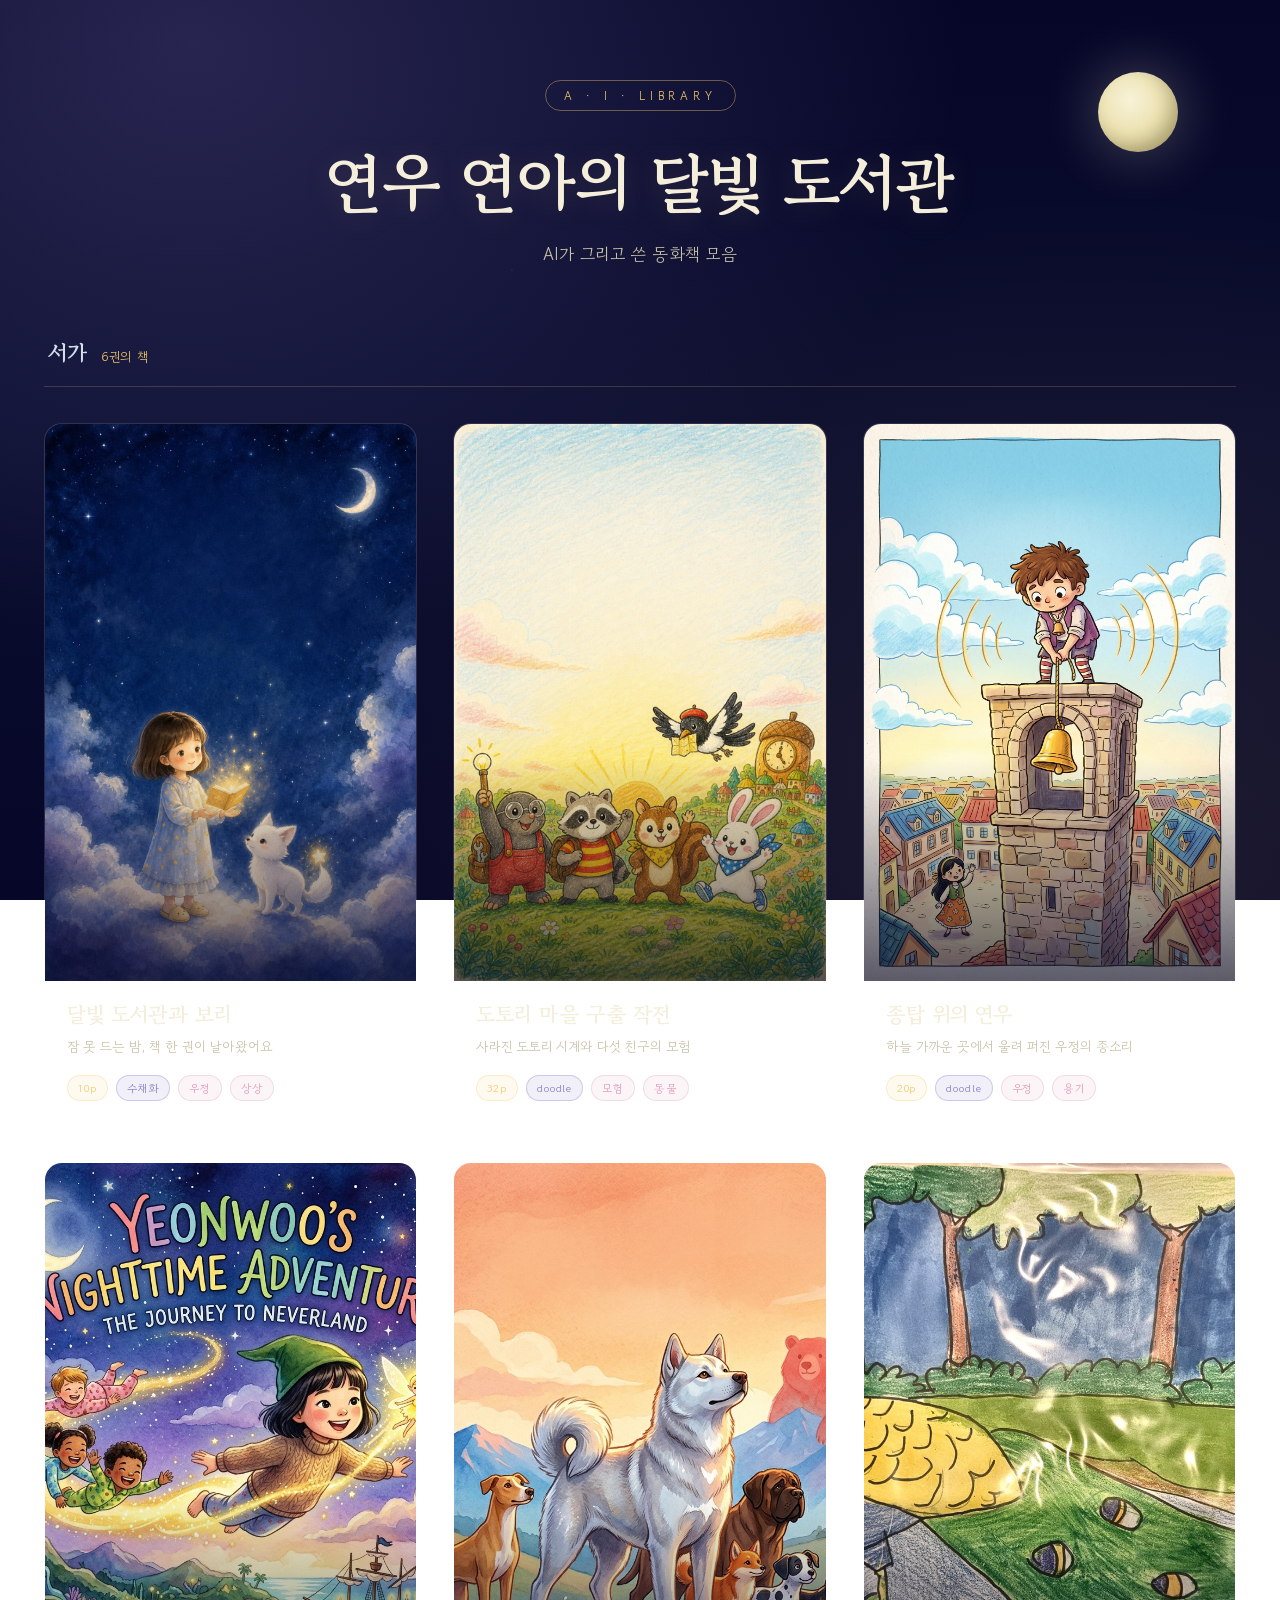
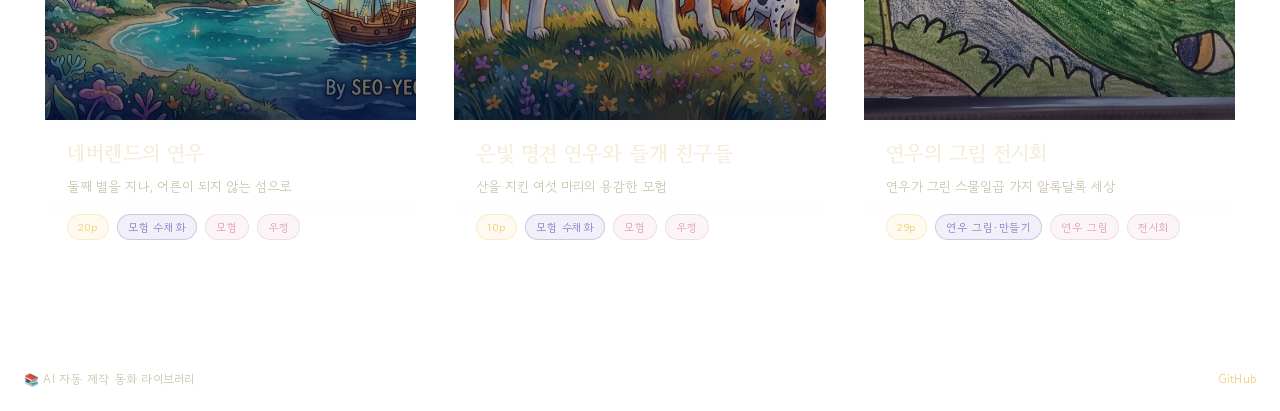
<file: index.html>
<!doctype html>
<html lang="ko">
<head>
  <meta charset="utf-8">
  <meta name="viewport" content="width=device-width,initial-scale=1,viewport-fit=cover">
  <meta name="theme-color" content="#0b0e2a">
  <title>연우 연아의 달빛 도서관</title>
  <meta name="description" content="AI가 그리고 쓴 동화책 모음 — 달빛 도서관">
  <link rel="preconnect" href="https://fonts.googleapis.com">
  <link rel="preconnect" href="https://fonts.gstatic.com" crossorigin>
  <link href="https://fonts.googleapis.com/css2?family=Gowun+Batang:wght@400;700&family=Gowun+Dodum&display=swap" rel="stylesheet">
  <link rel="stylesheet" href="library.css">
</head>
<body>
  <div class="stars-bg" aria-hidden="true"></div>
  <div class="moon-deco" aria-hidden="true"></div>

  <header class="hero">
    <div class="hero-inner">
      <span class="hero-mark">A · I · LIBRARY</span>
      <h1 id="site-title">연우 연아의 달빛 도서관</h1>
      <p id="tagline">AI가 그리고 쓴 동화책 모음</p>
    </div>
  </header>

  <main class="shelf">
    <div class="shelf-header">
      <h2>서가</h2>
      <span id="book-count" class="count"></span>
    </div>
    <div id="book-grid" class="book-grid" aria-label="동화책 목록"></div>
  </main>

  <footer class="footer">
    <div class="footer-left">
      <span>📚 AI 자동 제작 동화 라이브러리</span>
    </div>
    <div class="footer-right">
      <a href="https://github.com/revfactory/moonlight-library" target="_blank" rel="noopener">GitHub</a>
    </div>
  </footer>

  <script src="library.js"></script>
</body>
</html>
</file>
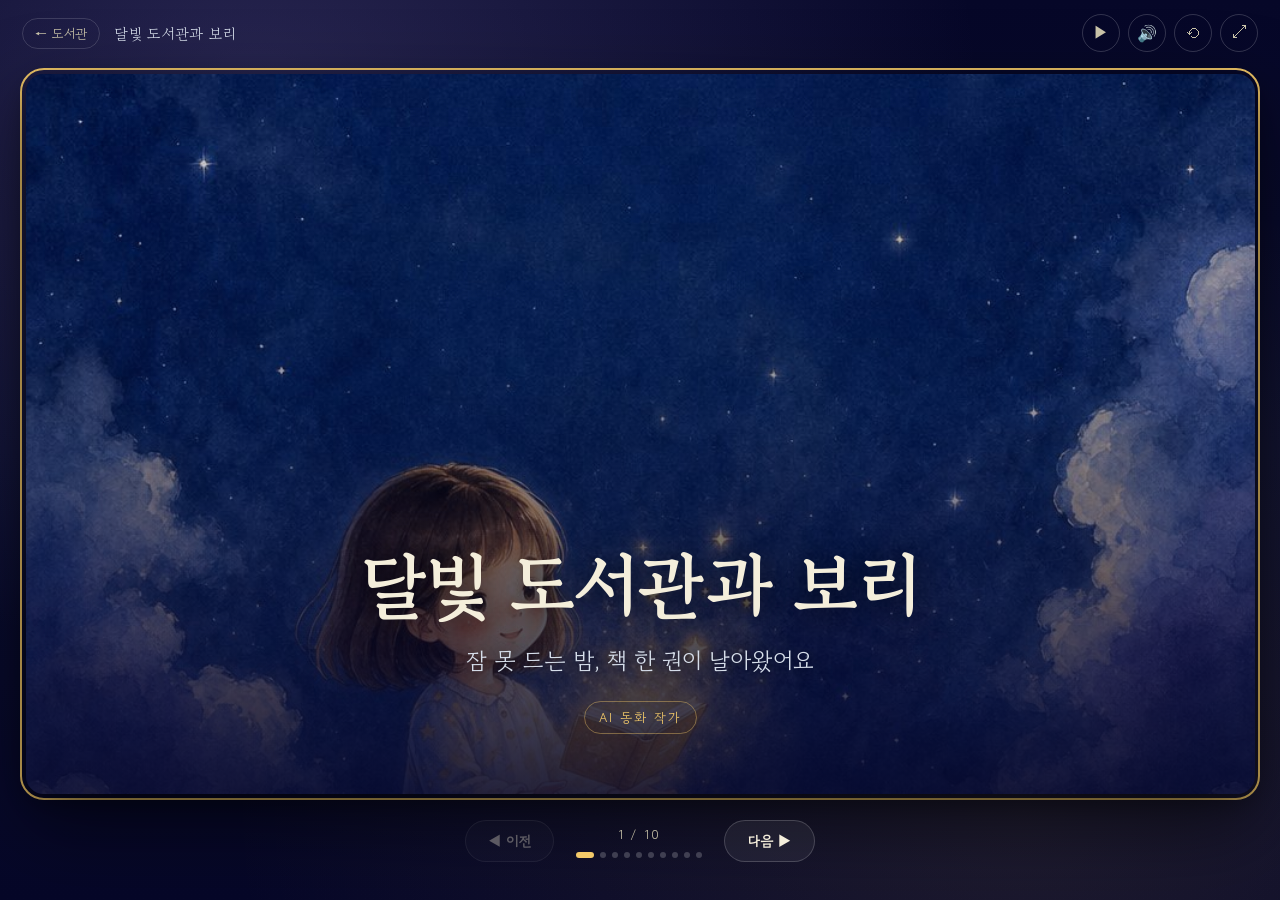
<file: books/01-moonlight-library/index.html>
<!doctype html>
<html lang="ko">
<head>
  <meta charset="utf-8">
  <meta name="viewport" content="width=device-width,initial-scale=1,viewport-fit=cover">
  <meta name="theme-color" content="#0b0e2a">
  <title>달빛 도서관과 보리</title>
  <link rel="preconnect" href="https://fonts.googleapis.com">
  <link rel="preconnect" href="https://fonts.gstatic.com" crossorigin>
  <link href="https://fonts.googleapis.com/css2?family=Gowun+Batang:wght@400;700&family=Gowun+Dodum&display=swap" rel="stylesheet">
  <link rel="stylesheet" href="style.css">
  <style>
    #play-btn.playing { background:#7c5cff; color:#fff; }
    @keyframes narrPulse { 0%,100%{ box-shadow:0 0 0 3px rgba(124,92,255,.35);} 50%{ box-shadow:0 0 0 6px rgba(124,92,255,.12);} }
    #play-btn.playing { animation: narrPulse 1.6s ease-in-out infinite; }
  </style>
</head>
<body>
  <div class="stars-bg" aria-hidden="true"></div>

  <header class="topbar">
    <div class="book-meta">
      <a href="../../" class="back-link" title="도서관으로">← 도서관</a>
      <span id="meta-title">달빛 도서관과 보리</span>
    </div>
    <div class="top-actions">
      <button id="play-btn" class="ghost-btn" title="자동 낭독" aria-label="자동 낭독 재생/멈춤">▶</button>
      <button id="sound-btn" class="ghost-btn" title="배경음 끄기" aria-label="배경음 켜기/끄기">🔊</button>
      <button id="restart-btn" class="ghost-btn" title="처음부터">⟲</button>
      <button id="fullscreen-btn" class="ghost-btn" title="전체화면">⤢</button>
    </div>
  </header>

  <main id="book" class="book" tabindex="0" aria-label="동화책 본문">
    <div class="page-track" id="page-track"></div>
    <button class="edge-nav left" id="edge-prev" aria-label="이전 페이지" tabindex="-1"></button>
    <button class="edge-nav right" id="edge-next" aria-label="다음 페이지" tabindex="-1"></button>
  </main>

  <nav class="controls" aria-label="페이지 컨트롤">
    <button id="prev" class="nav-btn" aria-label="이전 페이지">◀ 이전</button>
    <div class="indicator-wrap">
      <span id="indicator">1 / 10</span>
      <div id="dots" class="dots" aria-hidden="true"></div>
    </div>
    <button id="next" class="nav-btn" aria-label="다음 페이지">다음 ▶</button>
  </nav>

  <script src="book.js"></script>
</body>
</html>
</file>
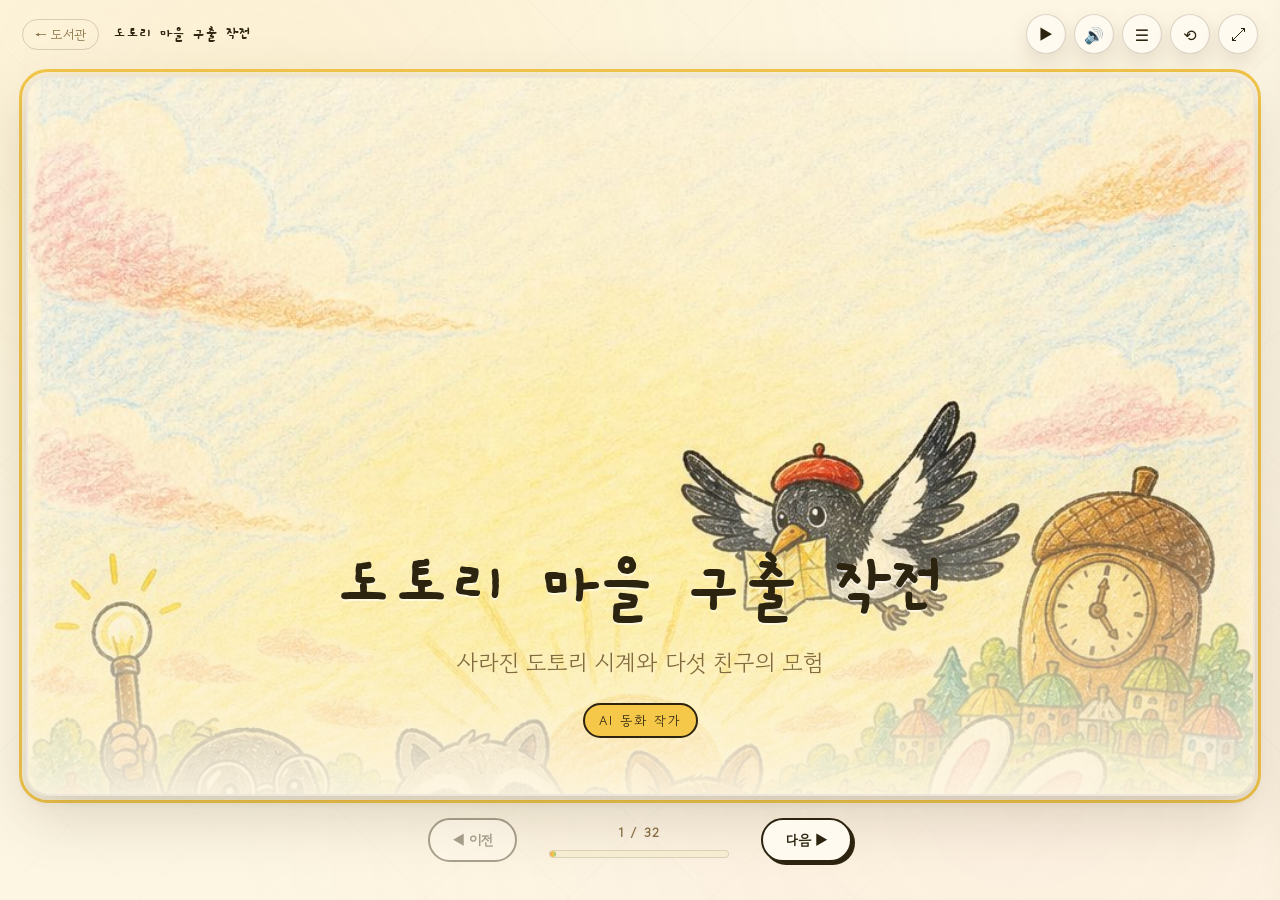
<file: books/02-acorn-village-rescue/index.html>
<!doctype html>
<html lang="ko">
<head>
  <meta charset="utf-8">
  <meta name="viewport" content="width=device-width,initial-scale=1,viewport-fit=cover">
  <meta name="theme-color" content="#fff8e7">
  <title>도토리 마을 구출 작전</title>
  <link rel="preconnect" href="https://fonts.googleapis.com">
  <link rel="preconnect" href="https://fonts.gstatic.com" crossorigin>
  <link href="https://fonts.googleapis.com/css2?family=Gaegu:wght@400;700&family=Gowun+Dodum&display=swap" rel="stylesheet">
  <link rel="stylesheet" href="style.css">
  <style>
    #play-btn.playing { background:#e8923a; color:#fff; }
    @keyframes narrPulse { 0%,100%{ box-shadow:0 0 0 3px rgba(232,146,58,.3);} 50%{ box-shadow:0 0 0 6px rgba(232,146,58,.12);} }
    #play-btn.playing { animation: narrPulse 1.6s ease-in-out infinite; }
  </style>
</head>
<body>
  <div class="paper-bg" aria-hidden="true"></div>

  <header class="topbar">
    <div class="book-meta">
      <a href="../../" class="back-link" title="도서관으로">← 도서관</a>
      <span id="chapter-label" class="chapter-label">Chapter 1 · 도토리 마을의 아침</span>
    </div>
    <div class="top-actions">
      <button id="play-btn" class="ghost-btn" title="자동 낭독" aria-label="자동 낭독 재생/멈춤">▶</button>
      <button id="sound-btn" class="ghost-btn" title="배경음 끄기" aria-label="배경음 켜기/끄기">🔊</button>
      <button id="toc-btn" class="ghost-btn" title="목차" aria-label="목차 열기">☰</button>
      <button id="restart-btn" class="ghost-btn" title="처음부터" aria-label="처음부터">⟲</button>
      <button id="fullscreen-btn" class="ghost-btn" title="전체화면" aria-label="전체화면">⤢</button>
    </div>
  </header>

  <main id="book" class="book" tabindex="0" aria-label="동화책 본문">
    <div class="page-track" id="page-track"></div>
    <button class="edge-nav left" id="edge-prev" aria-label="이전 페이지" tabindex="-1"></button>
    <button class="edge-nav right" id="edge-next" aria-label="다음 페이지" tabindex="-1"></button>
  </main>

  <nav class="controls" aria-label="페이지 컨트롤">
    <button id="prev" class="nav-btn" aria-label="이전 페이지">◀ 이전</button>
    <div class="indicator-wrap">
      <span id="indicator">1 / 32</span>
      <div id="progress" class="progress" aria-hidden="true"><div id="progress-fill" class="progress-fill"></div></div>
    </div>
    <button id="next" class="nav-btn" aria-label="다음 페이지">다음 ▶</button>
  </nav>

  <aside id="toc-panel" class="toc-panel" aria-hidden="true">
    <div class="toc-header">
      <span>목차</span>
      <button id="toc-close" class="ghost-btn small" aria-label="목차 닫기">✕</button>
    </div>
    <ol id="toc-list" class="toc-list"></ol>
  </aside>
  <div id="toc-overlay" class="toc-overlay" aria-hidden="true"></div>

  <script src="book.js"></script>
</body>
</html>
</file>
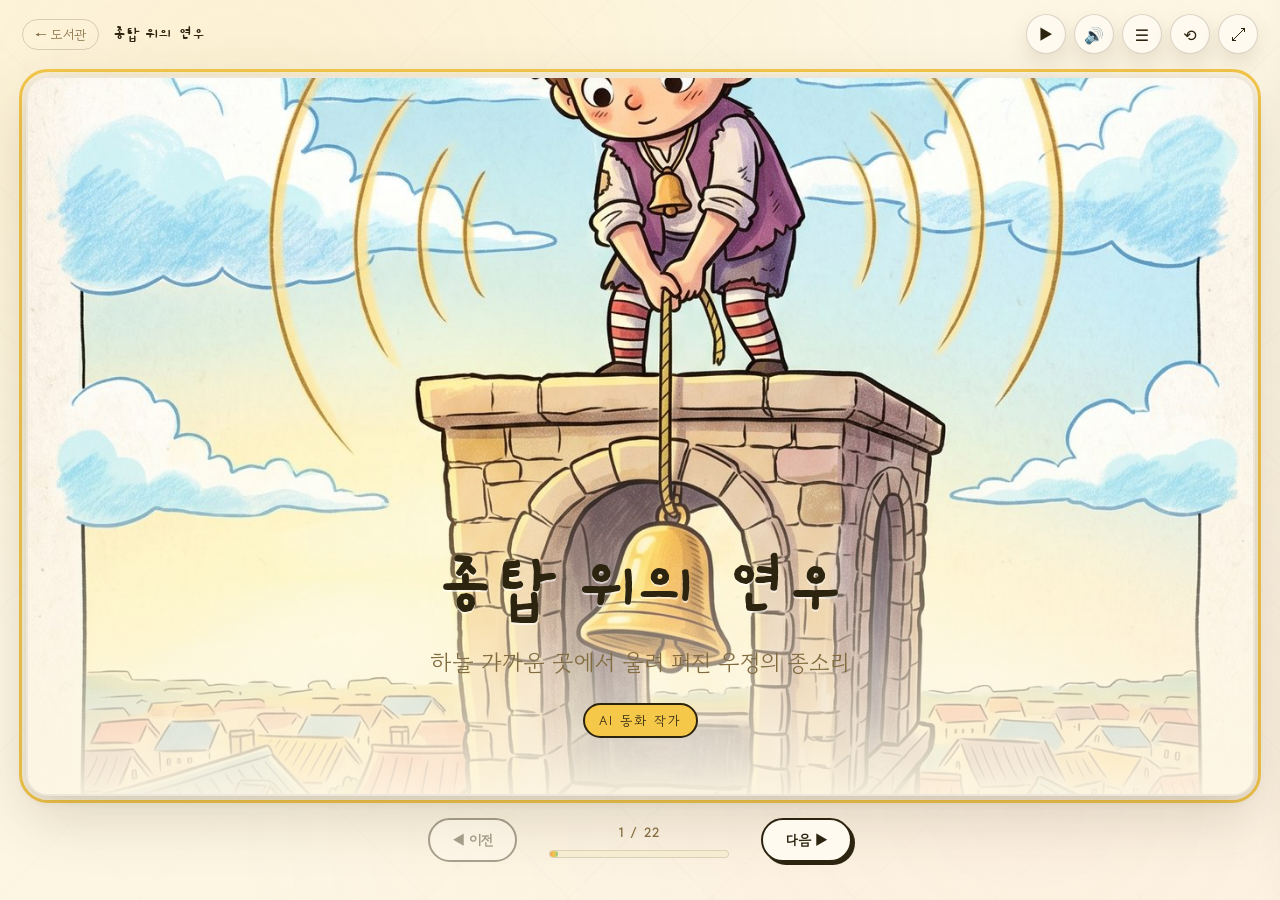
<file: books/03-bell-tower-yeonwoo/index.html>
<!doctype html>
<html lang="ko">
<head>
  <meta charset="utf-8">
  <meta name="viewport" content="width=device-width,initial-scale=1,viewport-fit=cover">
  <meta name="theme-color" content="#f0eaff">
  <title>종탑 위의 연우</title>
  <link rel="preconnect" href="https://fonts.googleapis.com">
  <link rel="preconnect" href="https://fonts.gstatic.com" crossorigin>
  <link href="https://fonts.googleapis.com/css2?family=Gaegu:wght@400;700&family=Gowun+Dodum&display=swap" rel="stylesheet">
  <link rel="stylesheet" href="style.css">
  <style>
    #play-btn.playing { background:#7c5cff; color:#fff; box-shadow:0 0 0 3px rgba(124,92,255,.3); }
    @keyframes narrPulse { 0%,100%{ box-shadow:0 0 0 3px rgba(124,92,255,.3);} 50%{ box-shadow:0 0 0 6px rgba(124,92,255,.12);} }
    #play-btn.playing { animation: narrPulse 1.6s ease-in-out infinite; }
  </style>
</head>
<body>
  <div class="paper-bg" aria-hidden="true"></div>

  <header class="topbar">
    <div class="book-meta">
      <a href="../../" class="back-link" title="도서관으로">← 도서관</a>
      <span id="chapter-label" class="chapter-label">종탑 위의 연우</span>
    </div>
    <div class="top-actions">
      <button id="play-btn" class="ghost-btn" title="자동 낭독" aria-label="자동 낭독 재생/멈춤">▶</button>
      <button id="sound-btn" class="ghost-btn" title="배경음 끄기" aria-label="배경음 켜기/끄기">🔊</button>
      <button id="toc-btn" class="ghost-btn" title="목차" aria-label="목차 열기">☰</button>
      <button id="restart-btn" class="ghost-btn" title="처음부터" aria-label="처음부터">⟲</button>
      <button id="fullscreen-btn" class="ghost-btn" title="전체화면" aria-label="전체화면">⤢</button>
    </div>
  </header>

  <main id="book" class="book" tabindex="0" aria-label="동화책 본문">
    <div class="page-track" id="page-track"></div>
    <button class="edge-nav left" id="edge-prev" aria-label="이전 페이지" tabindex="-1"></button>
    <button class="edge-nav right" id="edge-next" aria-label="다음 페이지" tabindex="-1"></button>
  </main>

  <nav class="controls" aria-label="페이지 컨트롤">
    <button id="prev" class="nav-btn" aria-label="이전 페이지">◀ 이전</button>
    <div class="indicator-wrap">
      <span id="indicator">1 / 22</span>
      <div id="progress" class="progress" aria-hidden="true"><div id="progress-fill" class="progress-fill"></div></div>
    </div>
    <button id="next" class="nav-btn" aria-label="다음 페이지">다음 ▶</button>
  </nav>

  <aside id="toc-panel" class="toc-panel" aria-hidden="true">
    <div class="toc-header">
      <span>목차</span>
      <button id="toc-close" class="ghost-btn small" aria-label="목차 닫기">✕</button>
    </div>
    <ol id="toc-list" class="toc-list"></ol>
  </aside>
  <div id="toc-overlay" class="toc-overlay" aria-hidden="true"></div>

  <script src="book.js"></script>
</body>
</html>
</file>
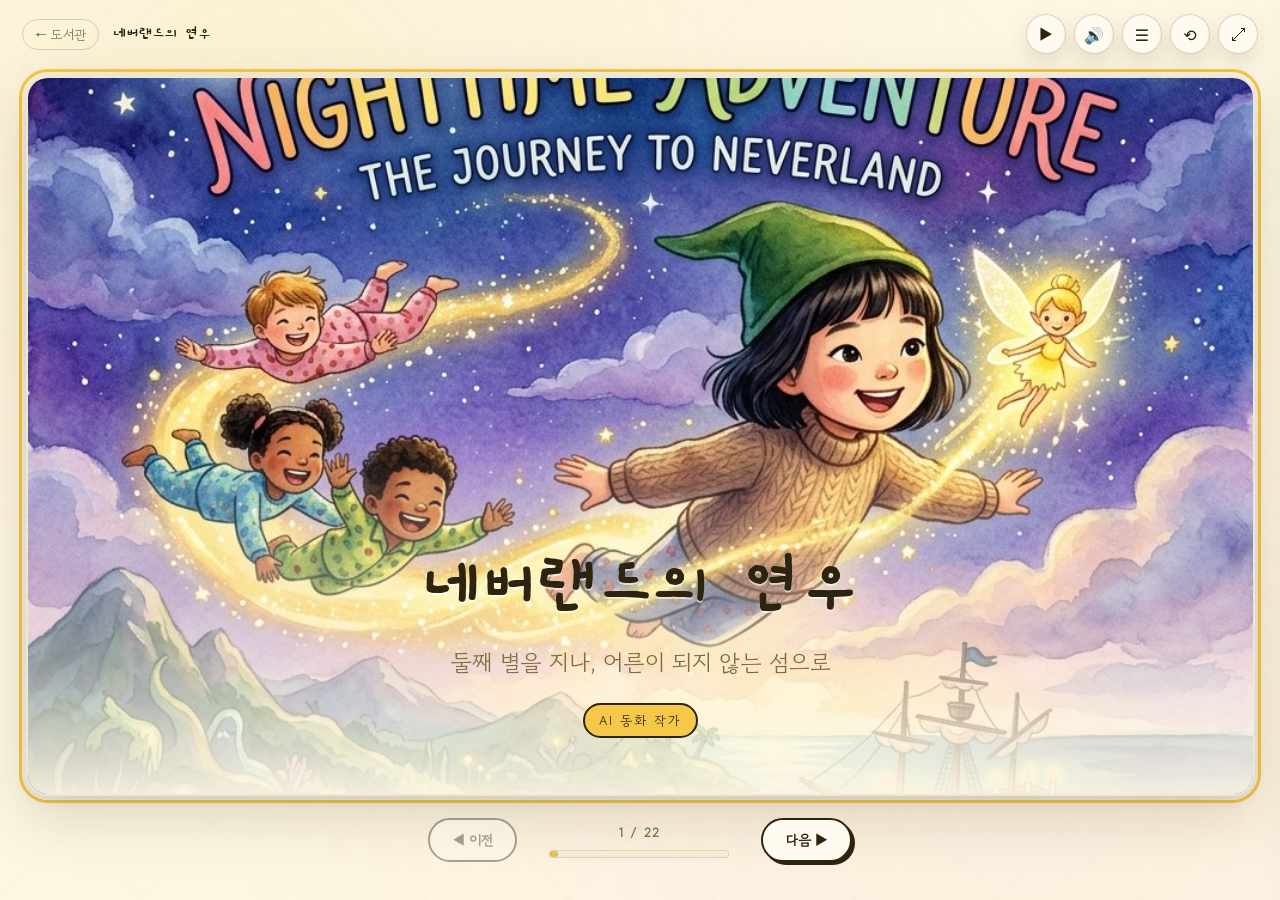
<file: books/04-neverland-yeonwoo/index.html>
<!doctype html>
<html lang="ko">
<head>
  <meta charset="utf-8">
  <meta name="viewport" content="width=device-width,initial-scale=1,viewport-fit=cover">
  <meta name="theme-color" content="#f0eaff">
  <title>네버랜드의 연우</title>
  <link rel="preconnect" href="https://fonts.googleapis.com">
  <link rel="preconnect" href="https://fonts.gstatic.com" crossorigin>
  <link href="https://fonts.googleapis.com/css2?family=Gaegu:wght@400;700&family=Gowun+Dodum&display=swap" rel="stylesheet">
  <link rel="stylesheet" href="style.css">
  <style>
    #play-btn.playing { background:#7c5cff; color:#fff; box-shadow:0 0 0 3px rgba(124,92,255,.3); }
    @keyframes narrPulse { 0%,100%{ box-shadow:0 0 0 3px rgba(124,92,255,.3);} 50%{ box-shadow:0 0 0 6px rgba(124,92,255,.12);} }
    #play-btn.playing { animation: narrPulse 1.6s ease-in-out infinite; }
  </style>
</head>
<body>
  <div class="paper-bg" aria-hidden="true"></div>

  <header class="topbar">
    <div class="book-meta">
      <a href="../../" class="back-link" title="도서관으로">← 도서관</a>
      <span id="chapter-label" class="chapter-label">네버랜드의 연우</span>
    </div>
    <div class="top-actions">
      <button id="play-btn" class="ghost-btn" title="자동 낭독" aria-label="자동 낭독 재생/멈춤">▶</button>
      <button id="sound-btn" class="ghost-btn" title="배경음 끄기" aria-label="배경음 켜기/끄기">🔊</button>
      <button id="toc-btn" class="ghost-btn" title="목차" aria-label="목차 열기">☰</button>
      <button id="restart-btn" class="ghost-btn" title="처음부터" aria-label="처음부터">⟲</button>
      <button id="fullscreen-btn" class="ghost-btn" title="전체화면" aria-label="전체화면">⤢</button>
    </div>
  </header>

  <main id="book" class="book" tabindex="0" aria-label="동화책 본문">
    <div class="page-track" id="page-track"></div>
    <button class="edge-nav left" id="edge-prev" aria-label="이전 페이지" tabindex="-1"></button>
    <button class="edge-nav right" id="edge-next" aria-label="다음 페이지" tabindex="-1"></button>
  </main>

  <nav class="controls" aria-label="페이지 컨트롤">
    <button id="prev" class="nav-btn" aria-label="이전 페이지">◀ 이전</button>
    <div class="indicator-wrap">
      <span id="indicator">1 / 22</span>
      <div id="progress" class="progress" aria-hidden="true"><div id="progress-fill" class="progress-fill"></div></div>
    </div>
    <button id="next" class="nav-btn" aria-label="다음 페이지">다음 ▶</button>
  </nav>

  <aside id="toc-panel" class="toc-panel" aria-hidden="true">
    <div class="toc-header">
      <span>목차</span>
      <button id="toc-close" class="ghost-btn small" aria-label="목차 닫기">✕</button>
    </div>
    <ol id="toc-list" class="toc-list"></ol>
  </aside>
  <div id="toc-overlay" class="toc-overlay" aria-hidden="true"></div>

  <script src="book.js"></script>
</body>
</html>
</file>
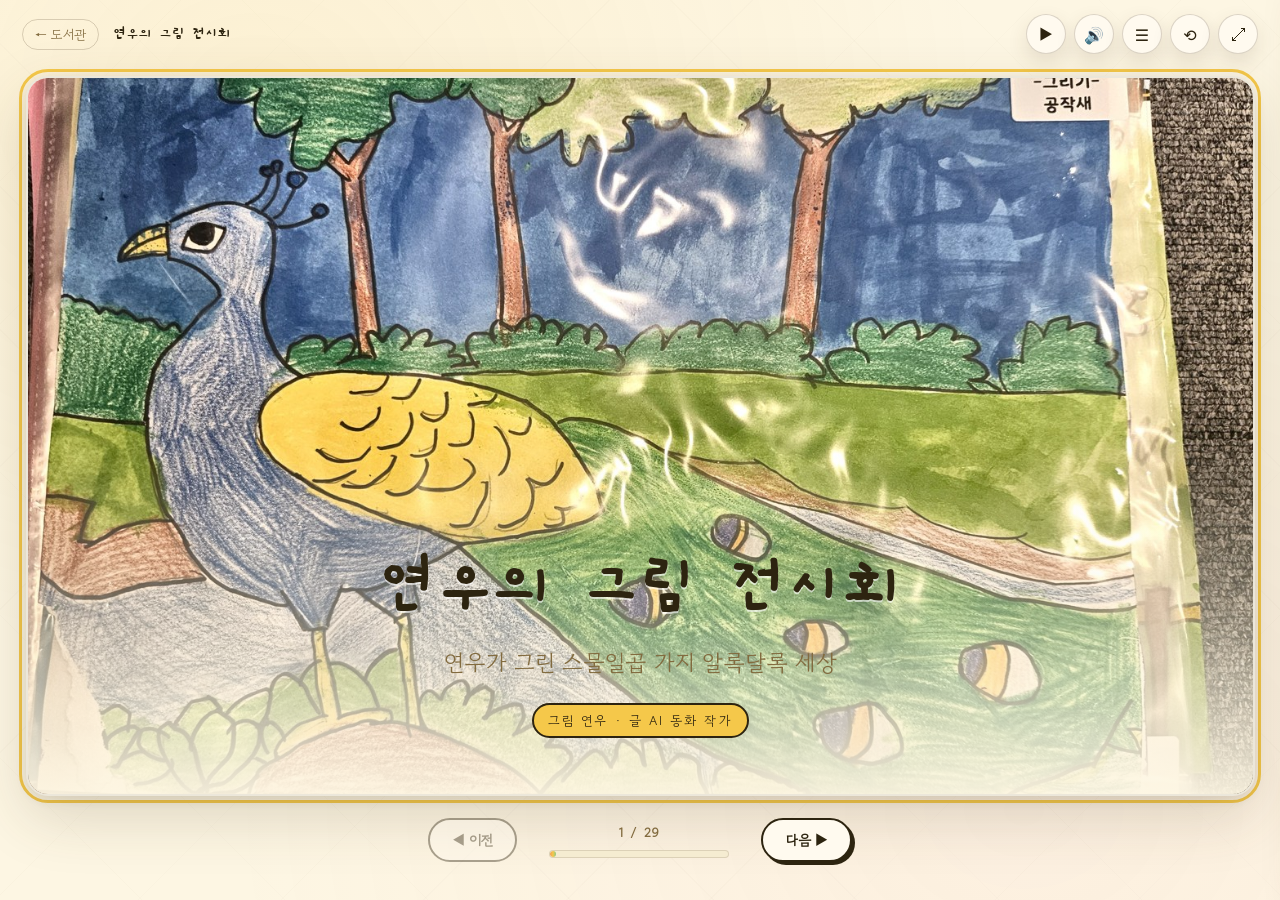
<file: books/07-yeonwoo-art-gallery/index.html>
<!doctype html>
<html lang="ko">
<head>
  <meta charset="utf-8">
  <meta name="viewport" content="width=device-width,initial-scale=1,viewport-fit=cover">
  <meta name="theme-color" content="#f0eaff">
  <title>연우의 그림 전시회</title>
  <link rel="preconnect" href="https://fonts.googleapis.com">
  <link rel="preconnect" href="https://fonts.gstatic.com" crossorigin>
  <link href="https://fonts.googleapis.com/css2?family=Gaegu:wght@400;700&family=Gowun+Dodum&display=swap" rel="stylesheet">
  <link rel="stylesheet" href="style.css">
  <style>
    #play-btn.playing { background:#7c5cff; color:#fff; box-shadow:0 0 0 3px rgba(124,92,255,.3); }
    @keyframes narrPulse { 0%,100%{ box-shadow:0 0 0 3px rgba(124,92,255,.3);} 50%{ box-shadow:0 0 0 6px rgba(124,92,255,.12);} }
    #play-btn.playing { animation: narrPulse 1.6s ease-in-out infinite; }
  </style>
</head>
<body>
  <div class="paper-bg" aria-hidden="true"></div>

  <header class="topbar">
    <div class="book-meta">
      <a href="../../" class="back-link" title="도서관으로">← 도서관</a>
      <span id="chapter-label" class="chapter-label">연우의 그림 전시회</span>
    </div>
    <div class="top-actions">
      <button id="play-btn" class="ghost-btn" title="자동 낭독" aria-label="자동 낭독 재생/멈춤">▶</button>
      <button id="sound-btn" class="ghost-btn" title="배경음 끄기" aria-label="배경음 켜기/끄기">🔊</button>
      <button id="toc-btn" class="ghost-btn" title="목차" aria-label="목차 열기">☰</button>
      <button id="restart-btn" class="ghost-btn" title="처음부터" aria-label="처음부터">⟲</button>
      <button id="fullscreen-btn" class="ghost-btn" title="전체화면" aria-label="전체화면">⤢</button>
    </div>
  </header>

  <main id="book" class="book" tabindex="0" aria-label="동화책 본문">
    <div class="page-track" id="page-track"></div>
    <button class="edge-nav left" id="edge-prev" aria-label="이전 페이지" tabindex="-1"></button>
    <button class="edge-nav right" id="edge-next" aria-label="다음 페이지" tabindex="-1"></button>
  </main>

  <nav class="controls" aria-label="페이지 컨트롤">
    <button id="prev" class="nav-btn" aria-label="이전 페이지">◀ 이전</button>
    <div class="indicator-wrap">
      <span id="indicator">1 / 29</span>
      <div id="progress" class="progress" aria-hidden="true"><div id="progress-fill" class="progress-fill"></div></div>
    </div>
    <button id="next" class="nav-btn" aria-label="다음 페이지">다음 ▶</button>
  </nav>

  <aside id="toc-panel" class="toc-panel" aria-hidden="true">
    <div class="toc-header">
      <span>목차</span>
      <button id="toc-close" class="ghost-btn small" aria-label="목차 닫기">✕</button>
    </div>
    <ol id="toc-list" class="toc-list"></ol>
  </aside>
  <div id="toc-overlay" class="toc-overlay" aria-hidden="true"></div>

  <script src="book.js"></script>
</body>
</html>
</file>
<file: library.css>
/* 달빛 도서관 — 라이브러리 홈 */

:root {
  --ink: #f4eedb;
  --ink-soft: #c8c2a8;
  --paper: #1a1f3a;
  --paper-2: #0f1230;
  --paper-3: #070925;
  --gold: #f3c969;
  --gold-soft: #e6b35a;
  --violet: #8a7ec6;
  --silver: #d6deea;
  --pink: #e29bb7;
  --green: #9bd1a8;

  --serif: "Gowun Batang", "Apple SD Gothic Neo", "Noto Serif KR", serif;
  --sans: "Gowun Dodum", "Apple SD Gothic Neo", "Noto Sans KR", system-ui, sans-serif;

  --transition: cubic-bezier(.22, .61, .36, 1);
}

* { box-sizing: border-box; }

html, body {
  margin: 0; padding: 0; min-height: 100%;
  background:
    radial-gradient(ellipse at 15% 5%, rgba(138, 126, 198, 0.25), transparent 50%),
    radial-gradient(ellipse at 85% 95%, rgba(243, 201, 105, 0.10), transparent 55%),
    linear-gradient(180deg, #060728 0%, #0a0d2e 50%, #060728 100%);
  background-attachment: fixed;
  color: var(--ink);
  font-family: var(--serif);
}

body {
  display: flex; flex-direction: column;
  min-height: 100vh;
  overflow-x: hidden;
}

/* 별빛 배경 */
.stars-bg {
  position: fixed; inset: 0; z-index: 0;
  pointer-events: none;
  background-image:
    radial-gradient(1.2px 1.2px at 10% 20%, rgba(255, 255, 255, 0.85), transparent 50%),
    radial-gradient(1px 1px at 25% 70%, rgba(255, 255, 255, 0.6), transparent 50%),
    radial-gradient(1.5px 1.5px at 40% 30%, rgba(255, 255, 255, 0.7), transparent 50%),
    radial-gradient(1px 1px at 55% 85%, rgba(255, 255, 255, 0.55), transparent 50%),
    radial-gradient(1.4px 1.4px at 70% 15%, rgba(255, 255, 255, 0.8), transparent 50%),
    radial-gradient(1px 1px at 80% 50%, rgba(255, 255, 255, 0.5), transparent 50%),
    radial-gradient(1.2px 1.2px at 90% 75%, rgba(255, 255, 255, 0.7), transparent 50%),
    radial-gradient(1px 1px at 5% 55%, rgba(255, 255, 255, 0.5), transparent 50%),
    radial-gradient(1.3px 1.3px at 35% 90%, rgba(255, 255, 255, 0.6), transparent 50%),
    radial-gradient(1px 1px at 60% 40%, rgba(255, 255, 255, 0.55), transparent 50%);
  background-size: 100% 100%;
  animation: twinkle 6s ease-in-out infinite;
}
@keyframes twinkle {
  0%, 100% { opacity: 0.6; }
  50% { opacity: 1; }
}

/* 달 장식 */
.moon-deco {
  position: fixed;
  top: 8%; right: 8%;
  width: 80px; height: 80px;
  border-radius: 50%;
  background: radial-gradient(circle at 40% 35%, #f8f3d9 0%, #e8dca5 60%, #c5b676 100%);
  box-shadow: 0 0 60px rgba(248, 243, 217, 0.3), inset -8px -8px 16px rgba(0, 0, 0, 0.2);
  z-index: 1;
  pointer-events: none;
}

/* 헤더 */
.hero {
  position: relative; z-index: 5;
  padding: 80px 24px 40px;
  text-align: center;
}
.hero-inner {
  max-width: 700px; margin: 0 auto;
}
.hero-mark {
  display: inline-block;
  font-family: var(--sans);
  font-size: 12px;
  letter-spacing: 0.4em;
  color: var(--gold);
  padding: 6px 18px;
  border: 1px solid rgba(243, 201, 105, 0.4);
  border-radius: 999px;
  margin-bottom: 24px;
}
.hero h1 {
  font-family: var(--serif);
  font-size: clamp(40px, 6vw, 64px);
  margin: 0 0 14px;
  letter-spacing: -0.01em;
  color: var(--ink);
  font-weight: 700;
  text-shadow: 0 4px 30px rgba(243, 201, 105, 0.15);
}
.hero #tagline {
  font-family: var(--sans);
  font-size: clamp(15px, 1.6vw, 17px);
  color: var(--ink-soft);
  margin: 0;
  letter-spacing: 0.02em;
}

/* 서가 */
.shelf {
  position: relative; z-index: 5;
  width: 100%;
  max-width: 1240px;
  margin: 0 auto;
  padding: 30px 24px 80px;
  flex: 1;
}
.shelf-header {
  display: flex; align-items: baseline; gap: 14px;
  padding: 0 4px 18px;
  border-bottom: 1px solid rgba(243, 201, 105, 0.2);
  margin-bottom: 36px;
}
.shelf-header h2 {
  margin: 0; font-family: var(--serif);
  font-size: 22px; font-weight: 700;
  color: var(--silver);
}
.count {
  font-family: var(--sans);
  font-size: 13px;
  color: var(--gold);
  letter-spacing: 0.05em;
}

/* 책 카드 그리드 */
.book-grid {
  display: grid;
  grid-template-columns: repeat(3, 1fr);
  gap: 36px;
}
@media (max-width: 1000px) {
  .book-grid { grid-template-columns: repeat(2, 1fr); gap: 28px; }
}
@media (max-width: 620px) {
  .book-grid { grid-template-columns: 1fr; gap: 24px; }
  .hero { padding: 60px 20px 30px; }
  .moon-deco { width: 56px; height: 56px; top: 5%; right: 6%; }
}

/* 책 카드 */
.book-card {
  display: flex; flex-direction: column;
  text-decoration: none;
  color: var(--ink);
  background: linear-gradient(180deg, rgba(255, 255, 255, 0.05) 0%, rgba(255, 255, 255, 0.02) 100%);
  border: 1px solid rgba(255, 255, 255, 0.1);
  border-radius: 18px;
  overflow: hidden;
  transition:
    transform 0.4s var(--transition),
    box-shadow 0.4s var(--transition),
    border-color 0.4s var(--transition);
  position: relative;
}
.book-card::before {
  content: "";
  position: absolute; inset: 0;
  background: linear-gradient(135deg, rgba(243, 201, 105, 0) 0%, rgba(243, 201, 105, 0.06) 100%);
  opacity: 0;
  transition: opacity 0.4s var(--transition);
  pointer-events: none;
}
.book-card:hover, .book-card:focus-visible {
  transform: translateY(-6px);
  box-shadow:
    0 20px 50px rgba(0, 0, 0, 0.5),
    0 0 0 1px rgba(243, 201, 105, 0.3);
  border-color: rgba(243, 201, 105, 0.4);
  outline: none;
}
.book-card:hover::before, .book-card:focus-visible::before {
  opacity: 1;
}

.card-cover {
  aspect-ratio: 2 / 3;
  background-size: cover;
  background-position: center;
  background-color: #1a1f3a;
  position: relative;
}
.card-cover::after {
  content: "";
  position: absolute; inset: 0;
  background: linear-gradient(180deg, transparent 60%, rgba(7, 9, 37, 0.65) 100%);
}
.card-cover .placeholder {
  position: absolute; inset: 0;
  display: flex; align-items: center; justify-content: center;
  color: var(--ink-soft);
  font-family: var(--sans);
  font-size: 14px;
}

.card-info {
  padding: 20px 22px 24px;
  display: flex; flex-direction: column; gap: 8px;
}
.card-info h2 {
  font-family: var(--serif);
  font-size: 21px;
  font-weight: 700;
  margin: 0;
  color: var(--ink);
  line-height: 1.3;
}
.card-subtitle {
  font-family: var(--sans);
  font-size: 13.5px;
  color: var(--ink-soft);
  margin: 0;
  line-height: 1.55;
  /* 2줄 ellipsis */
  display: -webkit-box;
  -webkit-line-clamp: 2;
  -webkit-box-orient: vertical;
  overflow: hidden;
}
.card-meta {
  display: flex; gap: 8px;
  margin-top: 10px;
  flex-wrap: wrap;
}
.badge {
  font-family: var(--sans);
  font-size: 11px;
  letter-spacing: 0.08em;
  color: var(--gold);
  background: rgba(243, 201, 105, 0.1);
  padding: 4px 10px;
  border-radius: 999px;
  border: 1px solid rgba(243, 201, 105, 0.3);
}
.badge.style {
  color: var(--violet);
  background: rgba(138, 126, 198, 0.12);
  border-color: rgba(138, 126, 198, 0.35);
}
.badge.tag {
  color: var(--pink);
  background: rgba(226, 155, 183, 0.1);
  border-color: rgba(226, 155, 183, 0.3);
}

/* 빈 상태 */
.empty-state {
  grid-column: 1 / -1;
  text-align: center;
  padding: 80px 20px;
  color: var(--ink-soft);
  font-family: var(--serif);
  font-size: 18px;
}
.empty-state span {
  display: block;
  font-family: var(--sans);
  font-size: 13px;
  margin-top: 10px;
  color: var(--ink-soft);
  opacity: 0.6;
}

/* 푸터 */
.footer {
  position: relative; z-index: 5;
  padding: 24px;
  border-top: 1px solid rgba(255, 255, 255, 0.08);
  display: flex; justify-content: space-between; align-items: center;
  font-family: var(--sans);
  font-size: 12px;
  color: var(--ink-soft);
  letter-spacing: 0.02em;
}
.footer a {
  color: var(--gold);
  text-decoration: none;
  transition: color 0.2s var(--transition);
}
.footer a:hover { color: var(--gold-soft); text-decoration: underline; }

/* 책 뷰어용 도서관 링크 */
.back-link {
  color: var(--ink-soft);
  text-decoration: none;
  font-family: var(--sans);
  font-size: 13px;
  margin-right: 14px;
  padding: 4px 10px;
  border-radius: 999px;
  transition: all 0.2s var(--transition);
}
.back-link:hover {
  color: var(--gold);
  background: rgba(243, 201, 105, 0.08);
}
</file>
<file: books/01-moonlight-library/style.css>
/* 달빛 도서관과 보리 — 그림책 뷰어 */

:root {
  --ink: #f4eedb;
  --ink-soft: #c8c2a8;
  --paper: #1a1f3a;
  --paper-2: #0f1230;
  --paper-3: #070925;
  --gold: #f3c969;
  --gold-soft: #e6b35a;
  --violet: #8a7ec6;
  --silver: #d6deea;

  --serif: "Gowun Batang", "Apple SD Gothic Neo", "Noto Serif KR", serif;
  --sans: "Gowun Dodum", "Apple SD Gothic Neo", "Noto Sans KR", system-ui, sans-serif;

  --radius: 18px;
  --shadow: 0 30px 80px rgba(0, 0, 0, 0.55), 0 8px 24px rgba(0, 0, 0, 0.35);
  --page-w: min(1360px, 96vw);
  --page-h: min(800px, 80vh);
  --transition: cubic-bezier(.22, .61, .36, 1);
}

* { box-sizing: border-box; }

html, body {
  margin: 0; padding: 0; height: 100%;
  background:
    radial-gradient(ellipse at 20% 10%, rgba(138, 126, 198, 0.25), transparent 50%),
    radial-gradient(ellipse at 80% 90%, rgba(243, 201, 105, 0.10), transparent 55%),
    linear-gradient(180deg, #060728 0%, #0a0d2e 50%, #060728 100%);
  background-attachment: fixed;
  color: var(--ink);
  font-family: var(--serif);
  overflow: hidden;
  user-select: none;
  -webkit-user-select: none;
}

/* 배경 별들 */
.stars-bg {
  position: fixed; inset: 0; z-index: 0;
  pointer-events: none;
  background-image:
    radial-gradient(1.2px 1.2px at 10% 20%, rgba(255, 255, 255, 0.85), transparent 50%),
    radial-gradient(1px 1px at 25% 70%, rgba(255, 255, 255, 0.6), transparent 50%),
    radial-gradient(1.5px 1.5px at 40% 30%, rgba(255, 255, 255, 0.7), transparent 50%),
    radial-gradient(1px 1px at 55% 85%, rgba(255, 255, 255, 0.55), transparent 50%),
    radial-gradient(1.4px 1.4px at 70% 15%, rgba(255, 255, 255, 0.8), transparent 50%),
    radial-gradient(1px 1px at 80% 50%, rgba(255, 255, 255, 0.5), transparent 50%),
    radial-gradient(1.2px 1.2px at 90% 75%, rgba(255, 255, 255, 0.7), transparent 50%),
    radial-gradient(1px 1px at 5% 55%, rgba(255, 255, 255, 0.5), transparent 50%);
  background-size: 100% 100%;
  animation: twinkle 6s ease-in-out infinite;
}
@keyframes twinkle {
  0%, 100% { opacity: 0.6; }
  50% { opacity: 1; }
}

/* 상단 바 */
.topbar {
  position: relative; z-index: 10;
  display: flex; justify-content: space-between; align-items: center;
  padding: 14px 22px;
  color: var(--ink-soft);
  font-family: var(--sans);
  font-size: 14px;
  letter-spacing: 0.02em;
}
.book-meta { display: flex; align-items: center; }
.book-meta #meta-title {
  font-family: var(--serif);
  color: var(--silver);
  font-size: 15px;
}
.back-link {
  color: var(--ink-soft);
  text-decoration: none;
  font-family: var(--sans);
  font-size: 13px;
  margin-right: 14px;
  padding: 5px 12px;
  border-radius: 999px;
  border: 1px solid rgba(255, 255, 255, 0.15);
  transition: all 0.2s var(--transition);
}
.back-link:hover {
  color: var(--gold);
  background: rgba(243, 201, 105, 0.08);
  border-color: rgba(243, 201, 105, 0.4);
}
.top-actions { display: flex; gap: 8px; }
.ghost-btn {
  background: transparent; border: 1px solid rgba(255, 255, 255, 0.18);
  color: var(--ink-soft);
  width: 38px; height: 38px; border-radius: 50%;
  cursor: pointer; font-size: 16px;
  transition: all 0.2s var(--transition);
}
.ghost-btn:hover { background: rgba(255, 255, 255, 0.08); color: var(--ink); border-color: rgba(255, 255, 255, 0.35); }

/* 책 본체 */
.book {
  position: relative; z-index: 5;
  width: var(--page-w); height: var(--page-h);
  margin: 8px auto;
  border-radius: var(--radius);
  outline: none;
  perspective: 2000px;
}
.book:focus-visible { outline: 2px solid var(--gold); outline-offset: 4px; }

.page-track {
  position: relative;
  width: 100%; height: 100%;
}

.page {
  position: absolute; inset: 0;
  border-radius: var(--radius);
  overflow: hidden;
  box-shadow: var(--shadow);
  background: var(--paper-2);
  opacity: 0;
  transform: translateX(60px) scale(0.97);
  transition:
    opacity 480ms var(--transition),
    transform 540ms var(--transition);
  pointer-events: none;
  will-change: opacity, transform;
}
.page.active {
  opacity: 1;
  transform: translateX(0) scale(1);
  pointer-events: auto;
  z-index: 2;
}
.page.leaving {
  opacity: 0;
  transform: translateX(-60px) scale(0.97);
  z-index: 1;
}
.page.entering-back {
  transform: translateX(-60px) scale(0.97);
}

/* 표지 */
.page.cover {
  background: linear-gradient(180deg, #0a0d2e 0%, #060728 100%);
  display: flex; align-items: flex-end; justify-content: center;
}
.cover-img {
  position: absolute; inset: 0;
  background-size: cover; background-position: center;
  filter: saturate(1.05);
}
.cover-img::after {
  content: ""; position: absolute; inset: 0;
  background: linear-gradient(180deg, rgba(6, 7, 40, 0.10) 0%, rgba(6, 7, 40, 0.35) 45%, rgba(6, 7, 40, 0.88) 100%);
}
.cover-text {
  position: relative; z-index: 2;
  text-align: center;
  padding: 0 40px 60px;
  color: var(--ink);
  max-width: 760px;
}
.cover-text h1 {
  font-size: clamp(38px, 5.8vw, 72px);
  margin: 0 0 16px;
  font-weight: 700;
  letter-spacing: -0.01em;
  text-shadow: 0 4px 30px rgba(0, 0, 0, 0.7);
  line-height: 1.2;
}
.cover-text .subtitle {
  font-size: clamp(17px, 1.85vw, 23px);
  font-family: var(--sans);
  color: var(--silver);
  margin: 0 0 24px;
  text-shadow: 0 2px 18px rgba(0, 0, 0, 0.7);
}
.cover-text .author {
  display: inline-block;
  font-family: var(--sans);
  font-size: 13px;
  color: var(--gold);
  letter-spacing: 0.16em;
  padding: 6px 14px;
  border: 1px solid rgba(243, 201, 105, 0.4);
  border-radius: 999px;
}

/* 장면 페이지 */
.page.scene {
  display: grid;
  grid-template-columns: 1.3fr 1fr;
  background: linear-gradient(135deg, #11163a 0%, #0a0d2e 100%);
}
.scene-img {
  position: relative;
  background-size: contain;
  background-position: center;
  background-repeat: no-repeat;
  background-color: #0a0d2e;
}
.scene-img::after {
  content: "";
  position: absolute; inset: 0;
  background: linear-gradient(90deg, transparent 75%, rgba(10, 13, 46, 0.25) 100%);
  pointer-events: none;
}
.scene-text {
  padding: 60px 54px;
  display: flex; flex-direction: column; justify-content: center;
  gap: 20px;
  position: relative;
}
.scene-text::before {
  content: ""; position: absolute;
  left: 54px; top: 60px;
  width: 64px; height: 4px;
  background: var(--gold);
  border-radius: 2px;
}
.scene-num {
  font-family: var(--sans);
  color: var(--gold);
  font-size: 14px;
  letter-spacing: 0.2em;
  margin-top: 22px;
}
.scene-title {
  font-size: clamp(28px, 3.2vw, 42px);
  margin: 0;
  color: var(--ink);
  font-weight: 700;
  line-height: 1.25;
}
.scene-body {
  font-size: clamp(17px, 1.6vw, 23px);
  line-height: 2.0;
  color: var(--ink);
  font-family: var(--serif);
  margin: 8px 0 0;
  letter-spacing: 0.005em;
  white-space: pre-line;
}

/* 엔딩 */
.page.ending {
  display: flex; flex-direction: column; align-items: center; justify-content: center;
  text-align: center;
  background: linear-gradient(180deg, #0a0d2e 0%, #060728 70%, #050624 100%);
  padding: 60px 40px;
  position: relative;
}
.page.ending::before {
  content: "";
  position: absolute; inset: 0;
  background-image: var(--ending-bg);
  background-size: cover; background-position: center;
  opacity: 0.18; filter: blur(2px);
}
.ending-inner {
  position: relative; z-index: 2;
  max-width: 620px;
}
.ending-mark {
  display: inline-block;
  font-family: var(--sans);
  font-size: 13px;
  letter-spacing: 0.3em;
  color: var(--gold);
  padding: 6px 18px;
  border: 1px solid rgba(243, 201, 105, 0.4);
  border-radius: 999px;
  margin-bottom: 30px;
}
.ending-message {
  font-size: clamp(20px, 2.5vw, 28px);
  line-height: 1.7;
  color: var(--silver);
  margin: 0 0 36px;
  font-family: var(--serif);
  white-space: pre-line;
}
.ending-btn {
  background: var(--gold);
  color: #1a1208;
  padding: 12px 28px;
  border: none;
  border-radius: 999px;
  font-family: var(--sans);
  font-weight: 700;
  font-size: 15px;
  cursor: pointer;
  transition: transform 0.2s var(--transition), box-shadow 0.2s var(--transition);
  box-shadow: 0 8px 24px rgba(243, 201, 105, 0.3);
}
.ending-btn:hover {
  transform: translateY(-2px);
  box-shadow: 0 12px 30px rgba(243, 201, 105, 0.45);
}

/* 가장자리 클릭 영역 */
.edge-nav {
  position: absolute; top: 0; bottom: 0;
  width: 20%;
  background: transparent;
  border: none;
  cursor: pointer;
  z-index: 3;
}
.edge-nav.left { left: 0; cursor: w-resize; }
.edge-nav.right { right: 0; cursor: e-resize; }
.edge-nav:hover { background: linear-gradient(90deg, rgba(255,255,255,0.04), transparent); }
.edge-nav.right:hover { background: linear-gradient(270deg, rgba(255,255,255,0.04), transparent); }

/* 하단 컨트롤 */
.controls {
  position: relative; z-index: 10;
  display: flex; align-items: center; justify-content: center; gap: 22px;
  padding: 18px 22px 26px;
  font-family: var(--sans);
}
.nav-btn {
  background: rgba(255, 255, 255, 0.06);
  color: var(--ink);
  border: 1px solid rgba(255, 255, 255, 0.18);
  padding: 10px 22px;
  border-radius: 999px;
  font-family: var(--sans);
  font-weight: 600;
  font-size: 14px;
  cursor: pointer;
  transition: all 0.2s var(--transition);
  letter-spacing: 0.03em;
}
.nav-btn:hover:not(:disabled) {
  background: rgba(255, 255, 255, 0.12);
  border-color: rgba(255, 255, 255, 0.35);
  transform: translateY(-1px);
}
.nav-btn:disabled { opacity: 0.35; cursor: not-allowed; }

.indicator-wrap {
  display: flex; flex-direction: column; align-items: center; gap: 8px;
  min-width: 120px;
}
#indicator {
  color: var(--ink-soft);
  font-size: 13px;
  letter-spacing: 0.1em;
}
.dots {
  display: flex; gap: 6px;
}
.dot {
  width: 6px; height: 6px;
  border-radius: 50%;
  background: rgba(255, 255, 255, 0.2);
  transition: all 0.3s var(--transition);
}
.dot.active {
  background: var(--gold);
  width: 18px; border-radius: 999px;
}

/* 모바일 */
@media (max-width: 760px) {
  :root {
    --page-w: 96vw;
    --page-h: calc(100vh - 180px);
  }
  .topbar { padding: 10px 14px; font-size: 12px; }
  .page.scene {
    grid-template-columns: 1fr;
    grid-template-rows: 45% 55%;
  }
  .scene-img::after {
    background: linear-gradient(180deg, transparent 60%, rgba(10, 13, 46, 0.6) 100%);
  }
  .scene-text {
    padding: 28px 26px 26px;
    gap: 12px;
  }
  .scene-text::before { left: 26px; top: 28px; width: 36px; }
  .scene-num { margin-top: 10px; font-size: 12px; }
  .scene-body { font-size: 15.5px; line-height: 1.8; }
  .cover-text { padding: 0 26px 40px; }
  .ending-message { font-size: 18px; }
  .controls { gap: 14px; padding: 12px 12px 18px; }
  .nav-btn { padding: 9px 16px; font-size: 13px; }
  .indicator-wrap { min-width: 96px; }
}

/* 로딩 표시 */
.scene-img.loading::before, .cover-img.loading::before {
  content: "그림을 가져오고 있어요…";
  position: absolute; inset: 0;
  display: flex; align-items: center; justify-content: center;
  color: var(--ink-soft);
  font-family: var(--sans); font-size: 14px;
  background: linear-gradient(135deg, #1a1f3a 0%, #0f1230 100%);
}
</file>
<file: books/02-acorn-village-rescue/style.css>
/* 도토리 마을 구출 작전 — doodle 톤 장편 뷰어 */

:root {
  --paper: #fdf6e3;
  --paper-2: #fffaef;
  --paper-3: #f5ecd1;
  --ink: #4a3b22;
  --ink-soft: #826b3f;
  --ink-deep: #2d2410;
  --yellow: #f5c84a;
  --pink: #f4a8b8;
  --green: #8bc984;
  --blue: #7cc1d8;
  --orange: #f29b58;
  --lavender: #b89fd0;

  --doodle: "Gaegu", "Gowun Dodum", "Apple SD Gothic Neo", system-ui, sans-serif;
  --sans: "Gowun Dodum", "Apple SD Gothic Neo", "Noto Sans KR", system-ui, sans-serif;

  --radius: 22px;
  --shadow: 0 20px 60px rgba(74, 59, 34, 0.18), 0 4px 14px rgba(74, 59, 34, 0.10);
  --shadow-soft: 0 8px 20px rgba(74, 59, 34, 0.12);
  --page-w: min(1360px, 96vw);
  --page-h: min(800px, 80vh);
  --transition: cubic-bezier(.22, .61, .36, 1);
}

* { box-sizing: border-box; }

html, body {
  margin: 0; padding: 0; height: 100%;
  background: var(--paper);
  color: var(--ink);
  font-family: var(--doodle);
  overflow: hidden;
  user-select: none;
  -webkit-user-select: none;
}

/* 종이 배경 텍스처 */
.paper-bg {
  position: fixed; inset: 0; z-index: 0;
  pointer-events: none;
  background:
    radial-gradient(ellipse at 20% 10%, rgba(245, 200, 74, 0.10), transparent 50%),
    radial-gradient(ellipse at 80% 90%, rgba(244, 168, 184, 0.08), transparent 55%),
    repeating-linear-gradient(45deg, transparent 0px, transparent 100px, rgba(74, 59, 34, 0.015) 100px, rgba(74, 59, 34, 0.015) 101px),
    repeating-linear-gradient(-45deg, transparent 0px, transparent 100px, rgba(74, 59, 34, 0.015) 100px, rgba(74, 59, 34, 0.015) 101px);
}

/* 상단 바 */
.topbar {
  position: relative; z-index: 10;
  display: flex; justify-content: space-between; align-items: center;
  padding: 14px 22px;
  color: var(--ink);
  font-family: var(--sans);
  font-size: 14px;
}
.book-meta { display: flex; align-items: center; gap: 14px; }
.back-link {
  color: var(--ink-soft);
  text-decoration: none;
  font-family: var(--sans);
  font-size: 13px;
  padding: 5px 12px;
  border-radius: 999px;
  border: 1.5px solid rgba(74, 59, 34, 0.2);
  transition: all 0.2s var(--transition);
}
.back-link:hover {
  color: var(--ink-deep);
  background: rgba(245, 200, 74, 0.2);
  border-color: var(--yellow);
}
.chapter-label {
  font-family: var(--doodle);
  color: var(--ink-deep);
  font-size: 16px;
  font-weight: 700;
}
.top-actions { display: flex; gap: 8px; }
.ghost-btn {
  background: var(--paper-2);
  border: 1.5px solid rgba(74, 59, 34, 0.2);
  color: var(--ink-deep);
  width: 40px; height: 40px; border-radius: 50%;
  cursor: pointer; font-size: 16px;
  font-family: var(--sans);
  transition: all 0.2s var(--transition);
  box-shadow: var(--shadow-soft);
}
.ghost-btn:hover {
  background: var(--yellow);
  border-color: var(--ink-soft);
  transform: translateY(-1px);
}
.ghost-btn.small { width: 32px; height: 32px; font-size: 14px; }

/* 책 본체 */
.book {
  position: relative; z-index: 5;
  width: var(--page-w); height: var(--page-h);
  margin: 8px auto;
  border-radius: var(--radius);
  outline: none;
}
.book:focus-visible { outline: 3px solid var(--yellow); outline-offset: 4px; }

.page-track {
  position: relative;
  width: 100%; height: 100%;
}

.page {
  position: absolute; inset: 0;
  border-radius: var(--radius);
  overflow: hidden;
  box-shadow: var(--shadow);
  background: var(--paper-2);
  opacity: 0;
  transform: translateX(60px) scale(0.97);
  transition:
    opacity 380ms var(--transition),
    transform 480ms var(--transition);
  pointer-events: none;
  will-change: opacity, transform;
  border: 2px solid rgba(74, 59, 34, 0.1);
}
.page.active {
  opacity: 1;
  transform: translateX(0) scale(1);
  pointer-events: auto;
  z-index: 2;
}
.page.leaving {
  opacity: 0;
  transform: translateX(-60px) scale(0.97);
  z-index: 1;
}
.page.entering-back {
  transform: translateX(-60px) scale(0.97);
}

/* 표지 */
.page.cover {
  background: var(--paper-2);
  display: flex; align-items: flex-end; justify-content: center;
}
.cover-img {
  position: absolute; inset: 0;
  background-size: cover; background-position: center;
  background-repeat: no-repeat;
  background-color: var(--paper-3);
}
.cover-img::after {
  content: ""; position: absolute; inset: 0;
  background: linear-gradient(180deg, transparent 50%, rgba(253, 246, 227, 0.4) 75%, rgba(253, 246, 227, 0.95) 100%);
}
.cover-text {
  position: relative; z-index: 2;
  text-align: center;
  padding: 0 40px 56px;
  color: var(--ink-deep);
  max-width: 800px;
}
.cover-text h1 {
  font-size: clamp(38px, 5.8vw, 72px);
  margin: 0 0 16px;
  font-weight: 700;
  letter-spacing: -0.01em;
  line-height: 1.15;
  text-shadow: 0 2px 0 rgba(255, 255, 255, 0.6);
}
.cover-text .subtitle {
  font-size: clamp(17px, 1.85vw, 23px);
  font-family: var(--sans);
  color: var(--ink-soft);
  margin: 0 0 24px;
}
.cover-text .author {
  display: inline-block;
  font-family: var(--sans);
  font-size: 13px;
  color: var(--ink-deep);
  letter-spacing: 0.16em;
  padding: 6px 14px;
  border: 2px solid var(--ink-deep);
  border-radius: 999px;
  background: var(--yellow);
}

/* 챕터 오프너 */
.page.chapter-opener {
  display: grid;
  grid-template-columns: 1.3fr 1fr;
  background: var(--paper-2);
}
.chapter-opener .img-side {
  position: relative;
  background-size: contain;
  background-position: center;
  background-repeat: no-repeat;
  background-color: var(--paper-3);
  border-right: 2px dashed rgba(74, 59, 34, 0.15);
}
.chapter-opener .text-side {
  padding: 64px 56px;
  display: flex; flex-direction: column; justify-content: center;
  gap: 20px;
}
.chapter-opener .chapter-mark {
  font-family: var(--sans);
  font-size: 14px;
  letter-spacing: 0.3em;
  color: var(--orange);
  font-weight: 700;
}
.chapter-opener .chapter-big-title {
  font-size: clamp(32px, 3.8vw, 52px);
  margin: 0;
  line-height: 1.2;
  color: var(--ink-deep);
  font-weight: 700;
}
.chapter-opener .chapter-summary {
  font-family: var(--sans);
  font-size: clamp(15px, 1.45vw, 19px);
  color: var(--ink-soft);
  margin: 4px 0 20px;
  line-height: 1.65;
  padding-bottom: 20px;
  border-bottom: 3px dotted rgba(74, 59, 34, 0.2);
}
.chapter-opener .chapter-body {
  font-size: clamp(17px, 1.6vw, 23px);
  line-height: 2.0;
  color: var(--ink);
  margin: 0;
  white-space: pre-line;
}

/* 일반 장면 페이지 */
.page.scene {
  display: grid;
  grid-template-columns: 1.3fr 1fr;
  background: var(--paper-2);
}
.scene-img {
  position: relative;
  background-size: contain;
  background-position: center;
  background-repeat: no-repeat;
  background-color: var(--paper-3);
  border-right: 2px dashed rgba(74, 59, 34, 0.15);
}
.scene-text {
  padding: 60px 54px;
  display: flex; flex-direction: column; justify-content: center;
  gap: 18px;
  position: relative;
}
.scene-text .scene-num {
  font-family: var(--sans);
  color: var(--orange);
  font-size: 14px;
  letter-spacing: 0.2em;
  font-weight: 700;
}
.scene-text .scene-title {
  font-size: clamp(26px, 3vw, 40px);
  margin: 0;
  color: var(--ink-deep);
  font-weight: 700;
  line-height: 1.25;
}
.scene-text .scene-body {
  font-size: clamp(17px, 1.6vw, 23px);
  line-height: 2.0;
  color: var(--ink);
  margin: 8px 0 0;
  white-space: pre-line;
  letter-spacing: 0.005em;
}
.scene-text::before {
  content: "";
  position: absolute;
  left: 54px; top: 60px;
  width: 64px; height: 4px;
  background: var(--yellow);
  border-radius: 2px;
}

/* 엔딩 */
.page.ending {
  display: flex; flex-direction: column; align-items: center; justify-content: center;
  text-align: center;
  background: var(--paper-2);
  padding: 60px 40px;
  position: relative;
}
.page.ending::before {
  content: "";
  position: absolute; inset: 0;
  background-image: var(--ending-bg);
  background-size: cover; background-position: center;
  opacity: 0.15; filter: blur(2px);
}
.ending-inner {
  position: relative; z-index: 2;
  max-width: 640px;
}
.ending-mark {
  display: inline-block;
  font-family: var(--sans);
  font-size: 13px;
  letter-spacing: 0.3em;
  color: var(--orange);
  padding: 6px 18px;
  border: 2px solid var(--orange);
  border-radius: 999px;
  margin-bottom: 30px;
  background: var(--paper-2);
}
.ending-message {
  font-size: clamp(20px, 2.5vw, 28px);
  line-height: 1.7;
  color: var(--ink-deep);
  margin: 0 0 36px;
  font-family: var(--doodle);
  white-space: pre-line;
  font-weight: 700;
}
.ending-btn {
  background: var(--yellow);
  color: var(--ink-deep);
  padding: 12px 28px;
  border: 2px solid var(--ink-deep);
  border-radius: 999px;
  font-family: var(--sans);
  font-weight: 700;
  font-size: 15px;
  cursor: pointer;
  transition: transform 0.2s var(--transition);
  box-shadow: 4px 4px 0 var(--ink-deep);
}
.ending-btn:hover {
  transform: translate(-2px, -2px);
  box-shadow: 6px 6px 0 var(--ink-deep);
}
.ending-btn:active {
  transform: translate(2px, 2px);
  box-shadow: 1px 1px 0 var(--ink-deep);
}

/* 가장자리 클릭 */
.edge-nav {
  position: absolute; top: 0; bottom: 0;
  width: 18%;
  background: transparent;
  border: none;
  cursor: pointer;
  z-index: 3;
}
.edge-nav.left { left: 0; cursor: w-resize; }
.edge-nav.right { right: 0; cursor: e-resize; }

/* 하단 컨트롤 */
.controls {
  position: relative; z-index: 10;
  display: flex; align-items: center; justify-content: center; gap: 22px;
  padding: 14px 22px 24px;
  font-family: var(--sans);
}
.nav-btn {
  background: var(--paper-2);
  color: var(--ink-deep);
  border: 2px solid var(--ink-deep);
  padding: 10px 22px;
  border-radius: 999px;
  font-family: var(--sans);
  font-weight: 700;
  font-size: 14px;
  cursor: pointer;
  transition: all 0.15s var(--transition);
  box-shadow: 3px 3px 0 var(--ink-deep);
}
.nav-btn:hover:not(:disabled) {
  background: var(--yellow);
  transform: translate(-1px, -1px);
  box-shadow: 4px 4px 0 var(--ink-deep);
}
.nav-btn:active:not(:disabled) {
  transform: translate(2px, 2px);
  box-shadow: 1px 1px 0 var(--ink-deep);
}
.nav-btn:disabled { opacity: 0.4; cursor: not-allowed; box-shadow: none; }

.indicator-wrap {
  display: flex; flex-direction: column; align-items: center; gap: 8px;
  min-width: 200px;
}
#indicator {
  color: var(--ink-soft);
  font-size: 13px;
  letter-spacing: 0.1em;
  font-weight: 700;
}
.progress {
  width: 180px; height: 8px;
  background: var(--paper-3);
  border-radius: 999px;
  border: 1.5px solid rgba(74, 59, 34, 0.15);
  overflow: hidden;
}
.progress-fill {
  height: 100%;
  background: linear-gradient(90deg, var(--orange), var(--yellow), var(--green));
  border-radius: 999px;
  transition: width 0.4s var(--transition);
  width: 0%;
}

/* 목차 패널 */
.toc-panel {
  position: fixed;
  top: 0; right: 0;
  height: 100vh;
  width: min(380px, 90vw);
  background: var(--paper);
  border-left: 3px solid var(--ink-deep);
  box-shadow: -10px 0 40px rgba(74, 59, 34, 0.25);
  transform: translateX(110%);
  transition: transform 0.35s var(--transition);
  z-index: 100;
  display: flex; flex-direction: column;
  overflow: hidden;
}
.toc-panel.open { transform: translateX(0); }

.toc-header {
  padding: 20px 24px;
  border-bottom: 3px dashed rgba(74, 59, 34, 0.2);
  display: flex; align-items: center; justify-content: space-between;
  font-family: var(--doodle);
  font-size: 22px;
  font-weight: 700;
  color: var(--ink-deep);
}

.toc-list {
  list-style: none;
  margin: 0; padding: 14px 0;
  overflow-y: auto;
  flex: 1;
}
.toc-item {
  padding: 0;
}
.toc-item button {
  width: 100%;
  text-align: left;
  background: transparent;
  border: none;
  padding: 14px 24px;
  cursor: pointer;
  font-family: var(--doodle);
  color: var(--ink-deep);
  display: flex; align-items: baseline; gap: 12px;
  transition: background 0.15s var(--transition);
  border-left: 4px solid transparent;
}
.toc-item button:hover {
  background: rgba(245, 200, 74, 0.15);
  border-left-color: var(--yellow);
}
.toc-item.active button {
  background: var(--yellow);
  border-left-color: var(--ink-deep);
}
.toc-num {
  font-size: 13px;
  color: var(--orange);
  font-weight: 700;
  font-family: var(--sans);
  letter-spacing: 0.1em;
  min-width: 40px;
}
.toc-text {
  display: flex; flex-direction: column; gap: 3px;
}
.toc-title {
  font-size: 17px;
  font-weight: 700;
}
.toc-summary {
  font-family: var(--sans);
  font-size: 12px;
  color: var(--ink-soft);
  line-height: 1.4;
}

.toc-overlay {
  position: fixed; inset: 0;
  background: rgba(45, 36, 16, 0.4);
  z-index: 99;
  opacity: 0;
  pointer-events: none;
  transition: opacity 0.3s var(--transition);
}
.toc-overlay.open {
  opacity: 1;
  pointer-events: auto;
}

/* 모바일 */
@media (max-width: 760px) {
  :root {
    --page-w: 96vw;
    --page-h: calc(100vh - 200px);
  }
  .topbar { padding: 10px 14px; }
  .chapter-label { font-size: 13px; }
  .back-link { font-size: 12px; padding: 4px 10px; }
  .page.scene, .page.chapter-opener {
    grid-template-columns: 1fr;
    grid-template-rows: 45% 55%;
  }
  .chapter-opener .img-side, .scene-img {
    border-right: none;
    border-bottom: 2px dashed rgba(74, 59, 34, 0.15);
  }
  .scene-text, .chapter-opener .text-side {
    padding: 28px 24px;
    gap: 12px;
  }
  .scene-text::before { left: 24px; top: 28px; width: 40px; }
  .scene-text .scene-num, .chapter-opener .chapter-mark { font-size: 11px; }
  .scene-text .scene-body, .chapter-opener .chapter-body { font-size: 15.5px; line-height: 1.8; }
  .cover-text { padding: 0 24px 36px; }
  .controls { gap: 12px; padding: 10px 12px 18px; }
  .nav-btn { padding: 9px 16px; font-size: 13px; box-shadow: 2px 2px 0 var(--ink-deep); }
  .indicator-wrap { min-width: 140px; }
  .progress { width: 130px; }
  .toc-panel { width: 88vw; }
}

/* 로딩 placeholder */
.scene-img.loading::before, .chapter-opener .img-side.loading::before, .cover-img.loading::before {
  content: "그림을 가져오고 있어요…";
  position: absolute; inset: 0;
  display: flex; align-items: center; justify-content: center;
  color: var(--ink-soft);
  font-family: var(--sans); font-size: 14px;
  background: var(--paper-3);
}
</file>
<file: books/03-bell-tower-yeonwoo/style.css>
/* 도토리 마을 구출 작전 — doodle 톤 장편 뷰어 */

:root {
  --paper: #fdf6e3;
  --paper-2: #fffaef;
  --paper-3: #f5ecd1;
  --ink: #4a3b22;
  --ink-soft: #826b3f;
  --ink-deep: #2d2410;
  --yellow: #f5c84a;
  --pink: #f4a8b8;
  --green: #8bc984;
  --blue: #7cc1d8;
  --orange: #f29b58;
  --lavender: #b89fd0;

  --doodle: "Gaegu", "Gowun Dodum", "Apple SD Gothic Neo", system-ui, sans-serif;
  --sans: "Gowun Dodum", "Apple SD Gothic Neo", "Noto Sans KR", system-ui, sans-serif;

  --radius: 22px;
  --shadow: 0 20px 60px rgba(74, 59, 34, 0.18), 0 4px 14px rgba(74, 59, 34, 0.10);
  --shadow-soft: 0 8px 20px rgba(74, 59, 34, 0.12);
  --page-w: min(1360px, 96vw);
  --page-h: min(800px, 80vh);
  --transition: cubic-bezier(.22, .61, .36, 1);
}

* { box-sizing: border-box; }

html, body {
  margin: 0; padding: 0; height: 100%;
  background: var(--paper);
  color: var(--ink);
  font-family: var(--doodle);
  overflow: hidden;
  user-select: none;
  -webkit-user-select: none;
}

/* 종이 배경 텍스처 */
.paper-bg {
  position: fixed; inset: 0; z-index: 0;
  pointer-events: none;
  background:
    radial-gradient(ellipse at 20% 10%, rgba(245, 200, 74, 0.10), transparent 50%),
    radial-gradient(ellipse at 80% 90%, rgba(244, 168, 184, 0.08), transparent 55%),
    repeating-linear-gradient(45deg, transparent 0px, transparent 100px, rgba(74, 59, 34, 0.015) 100px, rgba(74, 59, 34, 0.015) 101px),
    repeating-linear-gradient(-45deg, transparent 0px, transparent 100px, rgba(74, 59, 34, 0.015) 100px, rgba(74, 59, 34, 0.015) 101px);
}

/* 상단 바 */
.topbar {
  position: relative; z-index: 10;
  display: flex; justify-content: space-between; align-items: center;
  padding: 14px 22px;
  color: var(--ink);
  font-family: var(--sans);
  font-size: 14px;
}
.book-meta { display: flex; align-items: center; gap: 14px; }
.back-link {
  color: var(--ink-soft);
  text-decoration: none;
  font-family: var(--sans);
  font-size: 13px;
  padding: 5px 12px;
  border-radius: 999px;
  border: 1.5px solid rgba(74, 59, 34, 0.2);
  transition: all 0.2s var(--transition);
}
.back-link:hover {
  color: var(--ink-deep);
  background: rgba(245, 200, 74, 0.2);
  border-color: var(--yellow);
}
.chapter-label {
  font-family: var(--doodle);
  color: var(--ink-deep);
  font-size: 16px;
  font-weight: 700;
}
.top-actions { display: flex; gap: 8px; }
.ghost-btn {
  background: var(--paper-2);
  border: 1.5px solid rgba(74, 59, 34, 0.2);
  color: var(--ink-deep);
  width: 40px; height: 40px; border-radius: 50%;
  cursor: pointer; font-size: 16px;
  font-family: var(--sans);
  transition: all 0.2s var(--transition);
  box-shadow: var(--shadow-soft);
}
.ghost-btn:hover {
  background: var(--yellow);
  border-color: var(--ink-soft);
  transform: translateY(-1px);
}
.ghost-btn.small { width: 32px; height: 32px; font-size: 14px; }

/* 책 본체 */
.book {
  position: relative; z-index: 5;
  width: var(--page-w); height: var(--page-h);
  margin: 8px auto;
  border-radius: var(--radius);
  outline: none;
}
.book:focus-visible { outline: 3px solid var(--yellow); outline-offset: 4px; }

.page-track {
  position: relative;
  width: 100%; height: 100%;
}

.page {
  position: absolute; inset: 0;
  border-radius: var(--radius);
  overflow: hidden;
  box-shadow: var(--shadow);
  background: var(--paper-2);
  opacity: 0;
  transform: translateX(60px) scale(0.97);
  transition:
    opacity 380ms var(--transition),
    transform 480ms var(--transition);
  pointer-events: none;
  will-change: opacity, transform;
  border: 2px solid rgba(74, 59, 34, 0.1);
}
.page.active {
  opacity: 1;
  transform: translateX(0) scale(1);
  pointer-events: auto;
  z-index: 2;
}
.page.leaving {
  opacity: 0;
  transform: translateX(-60px) scale(0.97);
  z-index: 1;
}
.page.entering-back {
  transform: translateX(-60px) scale(0.97);
}

/* 표지 */
.page.cover {
  background: var(--paper-2);
  display: flex; align-items: flex-end; justify-content: center;
}
.cover-img {
  position: absolute; inset: 0;
  background-size: cover; background-position: center;
  background-repeat: no-repeat;
  background-color: var(--paper-3);
}
.cover-img::after {
  content: ""; position: absolute; inset: 0;
  background: linear-gradient(180deg, transparent 50%, rgba(253, 246, 227, 0.4) 75%, rgba(253, 246, 227, 0.95) 100%);
}
.cover-text {
  position: relative; z-index: 2;
  text-align: center;
  padding: 0 40px 56px;
  color: var(--ink-deep);
  max-width: 800px;
}
.cover-text h1 {
  font-size: clamp(38px, 5.8vw, 72px);
  margin: 0 0 16px;
  font-weight: 700;
  letter-spacing: -0.01em;
  line-height: 1.15;
  text-shadow: 0 2px 0 rgba(255, 255, 255, 0.6);
}
.cover-text .subtitle {
  font-size: clamp(17px, 1.85vw, 23px);
  font-family: var(--sans);
  color: var(--ink-soft);
  margin: 0 0 24px;
}
.cover-text .author {
  display: inline-block;
  font-family: var(--sans);
  font-size: 13px;
  color: var(--ink-deep);
  letter-spacing: 0.16em;
  padding: 6px 14px;
  border: 2px solid var(--ink-deep);
  border-radius: 999px;
  background: var(--yellow);
}

/* 챕터 오프너 */
.page.chapter-opener {
  display: grid;
  grid-template-columns: 1.3fr 1fr;
  background: var(--paper-2);
}
.chapter-opener .img-side {
  position: relative;
  background-size: contain;
  background-position: center;
  background-repeat: no-repeat;
  background-color: var(--paper-3);
  border-right: 2px dashed rgba(74, 59, 34, 0.15);
}
.chapter-opener .text-side {
  padding: 64px 56px;
  display: flex; flex-direction: column; justify-content: center;
  gap: 20px;
}
.chapter-opener .chapter-mark {
  font-family: var(--sans);
  font-size: 14px;
  letter-spacing: 0.3em;
  color: var(--orange);
  font-weight: 700;
}
.chapter-opener .chapter-big-title {
  font-size: clamp(32px, 3.8vw, 52px);
  margin: 0;
  line-height: 1.2;
  color: var(--ink-deep);
  font-weight: 700;
}
.chapter-opener .chapter-summary {
  font-family: var(--sans);
  font-size: clamp(15px, 1.45vw, 19px);
  color: var(--ink-soft);
  margin: 4px 0 20px;
  line-height: 1.65;
  padding-bottom: 20px;
  border-bottom: 3px dotted rgba(74, 59, 34, 0.2);
}
.chapter-opener .chapter-body {
  font-size: clamp(17px, 1.6vw, 23px);
  line-height: 2.0;
  color: var(--ink);
  margin: 0;
  white-space: pre-line;
}

/* 일반 장면 페이지 */
.page.scene {
  display: grid;
  grid-template-columns: 1.3fr 1fr;
  background: var(--paper-2);
}
.scene-img {
  position: relative;
  background-size: contain;
  background-position: center;
  background-repeat: no-repeat;
  background-color: var(--paper-3);
  border-right: 2px dashed rgba(74, 59, 34, 0.15);
}
.scene-text {
  padding: 60px 54px;
  display: flex; flex-direction: column; justify-content: center;
  gap: 18px;
  position: relative;
}
.scene-text .scene-num {
  font-family: var(--sans);
  color: var(--orange);
  font-size: 14px;
  letter-spacing: 0.2em;
  font-weight: 700;
}
.scene-text .scene-title {
  font-size: clamp(26px, 3vw, 40px);
  margin: 0;
  color: var(--ink-deep);
  font-weight: 700;
  line-height: 1.25;
}
.scene-text .scene-body {
  font-size: clamp(17px, 1.6vw, 23px);
  line-height: 2.0;
  color: var(--ink);
  margin: 8px 0 0;
  white-space: pre-line;
  letter-spacing: 0.005em;
}
.scene-text::before {
  content: "";
  position: absolute;
  left: 54px; top: 60px;
  width: 64px; height: 4px;
  background: var(--yellow);
  border-radius: 2px;
}

/* 엔딩 */
.page.ending {
  display: flex; flex-direction: column; align-items: center; justify-content: center;
  text-align: center;
  background: var(--paper-2);
  padding: 60px 40px;
  position: relative;
}
.page.ending::before {
  content: "";
  position: absolute; inset: 0;
  background-image: var(--ending-bg);
  background-size: cover; background-position: center;
  opacity: 0.15; filter: blur(2px);
}
.ending-inner {
  position: relative; z-index: 2;
  max-width: 640px;
}
.ending-mark {
  display: inline-block;
  font-family: var(--sans);
  font-size: 13px;
  letter-spacing: 0.3em;
  color: var(--orange);
  padding: 6px 18px;
  border: 2px solid var(--orange);
  border-radius: 999px;
  margin-bottom: 30px;
  background: var(--paper-2);
}
.ending-message {
  font-size: clamp(20px, 2.5vw, 28px);
  line-height: 1.7;
  color: var(--ink-deep);
  margin: 0 0 36px;
  font-family: var(--doodle);
  white-space: pre-line;
  font-weight: 700;
}
.ending-btn {
  background: var(--yellow);
  color: var(--ink-deep);
  padding: 12px 28px;
  border: 2px solid var(--ink-deep);
  border-radius: 999px;
  font-family: var(--sans);
  font-weight: 700;
  font-size: 15px;
  cursor: pointer;
  transition: transform 0.2s var(--transition);
  box-shadow: 4px 4px 0 var(--ink-deep);
}
.ending-btn:hover {
  transform: translate(-2px, -2px);
  box-shadow: 6px 6px 0 var(--ink-deep);
}
.ending-btn:active {
  transform: translate(2px, 2px);
  box-shadow: 1px 1px 0 var(--ink-deep);
}

/* 가장자리 클릭 */
.edge-nav {
  position: absolute; top: 0; bottom: 0;
  width: 18%;
  background: transparent;
  border: none;
  cursor: pointer;
  z-index: 3;
}
.edge-nav.left { left: 0; cursor: w-resize; }
.edge-nav.right { right: 0; cursor: e-resize; }

/* 하단 컨트롤 */
.controls {
  position: relative; z-index: 10;
  display: flex; align-items: center; justify-content: center; gap: 22px;
  padding: 14px 22px 24px;
  font-family: var(--sans);
}
.nav-btn {
  background: var(--paper-2);
  color: var(--ink-deep);
  border: 2px solid var(--ink-deep);
  padding: 10px 22px;
  border-radius: 999px;
  font-family: var(--sans);
  font-weight: 700;
  font-size: 14px;
  cursor: pointer;
  transition: all 0.15s var(--transition);
  box-shadow: 3px 3px 0 var(--ink-deep);
}
.nav-btn:hover:not(:disabled) {
  background: var(--yellow);
  transform: translate(-1px, -1px);
  box-shadow: 4px 4px 0 var(--ink-deep);
}
.nav-btn:active:not(:disabled) {
  transform: translate(2px, 2px);
  box-shadow: 1px 1px 0 var(--ink-deep);
}
.nav-btn:disabled { opacity: 0.4; cursor: not-allowed; box-shadow: none; }

.indicator-wrap {
  display: flex; flex-direction: column; align-items: center; gap: 8px;
  min-width: 200px;
}
#indicator {
  color: var(--ink-soft);
  font-size: 13px;
  letter-spacing: 0.1em;
  font-weight: 700;
}
.progress {
  width: 180px; height: 8px;
  background: var(--paper-3);
  border-radius: 999px;
  border: 1.5px solid rgba(74, 59, 34, 0.15);
  overflow: hidden;
}
.progress-fill {
  height: 100%;
  background: linear-gradient(90deg, var(--orange), var(--yellow), var(--green));
  border-radius: 999px;
  transition: width 0.4s var(--transition);
  width: 0%;
}

/* 목차 패널 */
.toc-panel {
  position: fixed;
  top: 0; right: 0;
  height: 100vh;
  width: min(380px, 90vw);
  background: var(--paper);
  border-left: 3px solid var(--ink-deep);
  box-shadow: -10px 0 40px rgba(74, 59, 34, 0.25);
  transform: translateX(110%);
  transition: transform 0.35s var(--transition);
  z-index: 100;
  display: flex; flex-direction: column;
  overflow: hidden;
}
.toc-panel.open { transform: translateX(0); }

.toc-header {
  padding: 20px 24px;
  border-bottom: 3px dashed rgba(74, 59, 34, 0.2);
  display: flex; align-items: center; justify-content: space-between;
  font-family: var(--doodle);
  font-size: 22px;
  font-weight: 700;
  color: var(--ink-deep);
}

.toc-list {
  list-style: none;
  margin: 0; padding: 14px 0;
  overflow-y: auto;
  flex: 1;
}
.toc-item {
  padding: 0;
}
.toc-item button {
  width: 100%;
  text-align: left;
  background: transparent;
  border: none;
  padding: 14px 24px;
  cursor: pointer;
  font-family: var(--doodle);
  color: var(--ink-deep);
  display: flex; align-items: baseline; gap: 12px;
  transition: background 0.15s var(--transition);
  border-left: 4px solid transparent;
}
.toc-item button:hover {
  background: rgba(245, 200, 74, 0.15);
  border-left-color: var(--yellow);
}
.toc-item.active button {
  background: var(--yellow);
  border-left-color: var(--ink-deep);
}
.toc-num {
  font-size: 13px;
  color: var(--orange);
  font-weight: 700;
  font-family: var(--sans);
  letter-spacing: 0.1em;
  min-width: 40px;
}
.toc-text {
  display: flex; flex-direction: column; gap: 3px;
}
.toc-title {
  font-size: 17px;
  font-weight: 700;
}
.toc-summary {
  font-family: var(--sans);
  font-size: 12px;
  color: var(--ink-soft);
  line-height: 1.4;
}

.toc-overlay {
  position: fixed; inset: 0;
  background: rgba(45, 36, 16, 0.4);
  z-index: 99;
  opacity: 0;
  pointer-events: none;
  transition: opacity 0.3s var(--transition);
}
.toc-overlay.open {
  opacity: 1;
  pointer-events: auto;
}

/* 모바일 */
@media (max-width: 760px) {
  :root {
    --page-w: 96vw;
    --page-h: calc(100vh - 200px);
  }
  .topbar { padding: 10px 14px; }
  .chapter-label { font-size: 13px; }
  .back-link { font-size: 12px; padding: 4px 10px; }
  .page.scene, .page.chapter-opener {
    grid-template-columns: 1fr;
    grid-template-rows: 45% 55%;
  }
  .chapter-opener .img-side, .scene-img {
    border-right: none;
    border-bottom: 2px dashed rgba(74, 59, 34, 0.15);
  }
  .scene-text, .chapter-opener .text-side {
    padding: 28px 24px;
    gap: 12px;
  }
  .scene-text::before { left: 24px; top: 28px; width: 40px; }
  .scene-text .scene-num, .chapter-opener .chapter-mark { font-size: 11px; }
  .scene-text .scene-body, .chapter-opener .chapter-body { font-size: 15.5px; line-height: 1.8; }
  .cover-text { padding: 0 24px 36px; }
  .controls { gap: 12px; padding: 10px 12px 18px; }
  .nav-btn { padding: 9px 16px; font-size: 13px; box-shadow: 2px 2px 0 var(--ink-deep); }
  .indicator-wrap { min-width: 140px; }
  .progress { width: 130px; }
  .toc-panel { width: 88vw; }
}

/* 로딩 placeholder */
.scene-img.loading::before, .chapter-opener .img-side.loading::before, .cover-img.loading::before {
  content: "그림을 가져오고 있어요…";
  position: absolute; inset: 0;
  display: flex; align-items: center; justify-content: center;
  color: var(--ink-soft);
  font-family: var(--sans); font-size: 14px;
  background: var(--paper-3);
}
</file>
<file: books/04-neverland-yeonwoo/style.css>
/* 도토리 마을 구출 작전 — doodle 톤 장편 뷰어 */

:root {
  --paper: #fdf6e3;
  --paper-2: #fffaef;
  --paper-3: #f5ecd1;
  --ink: #4a3b22;
  --ink-soft: #826b3f;
  --ink-deep: #2d2410;
  --yellow: #f5c84a;
  --pink: #f4a8b8;
  --green: #8bc984;
  --blue: #7cc1d8;
  --orange: #f29b58;
  --lavender: #b89fd0;

  --doodle: "Gaegu", "Gowun Dodum", "Apple SD Gothic Neo", system-ui, sans-serif;
  --sans: "Gowun Dodum", "Apple SD Gothic Neo", "Noto Sans KR", system-ui, sans-serif;

  --radius: 22px;
  --shadow: 0 20px 60px rgba(74, 59, 34, 0.18), 0 4px 14px rgba(74, 59, 34, 0.10);
  --shadow-soft: 0 8px 20px rgba(74, 59, 34, 0.12);
  --page-w: min(1360px, 96vw);
  --page-h: min(800px, 80vh);
  --transition: cubic-bezier(.22, .61, .36, 1);
}

* { box-sizing: border-box; }

html, body {
  margin: 0; padding: 0; height: 100%;
  background: var(--paper);
  color: var(--ink);
  font-family: var(--doodle);
  overflow: hidden;
  user-select: none;
  -webkit-user-select: none;
}

/* 종이 배경 텍스처 */
.paper-bg {
  position: fixed; inset: 0; z-index: 0;
  pointer-events: none;
  background:
    radial-gradient(ellipse at 20% 10%, rgba(245, 200, 74, 0.10), transparent 50%),
    radial-gradient(ellipse at 80% 90%, rgba(244, 168, 184, 0.08), transparent 55%),
    repeating-linear-gradient(45deg, transparent 0px, transparent 100px, rgba(74, 59, 34, 0.015) 100px, rgba(74, 59, 34, 0.015) 101px),
    repeating-linear-gradient(-45deg, transparent 0px, transparent 100px, rgba(74, 59, 34, 0.015) 100px, rgba(74, 59, 34, 0.015) 101px);
}

/* 상단 바 */
.topbar {
  position: relative; z-index: 10;
  display: flex; justify-content: space-between; align-items: center;
  padding: 14px 22px;
  color: var(--ink);
  font-family: var(--sans);
  font-size: 14px;
}
.book-meta { display: flex; align-items: center; gap: 14px; }
.back-link {
  color: var(--ink-soft);
  text-decoration: none;
  font-family: var(--sans);
  font-size: 13px;
  padding: 5px 12px;
  border-radius: 999px;
  border: 1.5px solid rgba(74, 59, 34, 0.2);
  transition: all 0.2s var(--transition);
}
.back-link:hover {
  color: var(--ink-deep);
  background: rgba(245, 200, 74, 0.2);
  border-color: var(--yellow);
}
.chapter-label {
  font-family: var(--doodle);
  color: var(--ink-deep);
  font-size: 16px;
  font-weight: 700;
}
.top-actions { display: flex; gap: 8px; }
.ghost-btn {
  background: var(--paper-2);
  border: 1.5px solid rgba(74, 59, 34, 0.2);
  color: var(--ink-deep);
  width: 40px; height: 40px; border-radius: 50%;
  cursor: pointer; font-size: 16px;
  font-family: var(--sans);
  transition: all 0.2s var(--transition);
  box-shadow: var(--shadow-soft);
}
.ghost-btn:hover {
  background: var(--yellow);
  border-color: var(--ink-soft);
  transform: translateY(-1px);
}
.ghost-btn.small { width: 32px; height: 32px; font-size: 14px; }

/* 책 본체 */
.book {
  position: relative; z-index: 5;
  width: var(--page-w); height: var(--page-h);
  margin: 8px auto;
  border-radius: var(--radius);
  outline: none;
}
.book:focus-visible { outline: 3px solid var(--yellow); outline-offset: 4px; }

.page-track {
  position: relative;
  width: 100%; height: 100%;
}

.page {
  position: absolute; inset: 0;
  border-radius: var(--radius);
  overflow: hidden;
  box-shadow: var(--shadow);
  background: var(--paper-2);
  opacity: 0;
  transform: translateX(60px) scale(0.97);
  transition:
    opacity 380ms var(--transition),
    transform 480ms var(--transition);
  pointer-events: none;
  will-change: opacity, transform;
  border: 2px solid rgba(74, 59, 34, 0.1);
}
.page.active {
  opacity: 1;
  transform: translateX(0) scale(1);
  pointer-events: auto;
  z-index: 2;
}
.page.leaving {
  opacity: 0;
  transform: translateX(-60px) scale(0.97);
  z-index: 1;
}
.page.entering-back {
  transform: translateX(-60px) scale(0.97);
}

/* 표지 */
.page.cover {
  background: var(--paper-2);
  display: flex; align-items: flex-end; justify-content: center;
}
.cover-img {
  position: absolute; inset: 0;
  background-size: cover; background-position: center;
  background-repeat: no-repeat;
  background-color: var(--paper-3);
}
.cover-img::after {
  content: ""; position: absolute; inset: 0;
  background: linear-gradient(180deg, transparent 50%, rgba(253, 246, 227, 0.4) 75%, rgba(253, 246, 227, 0.95) 100%);
}
.cover-text {
  position: relative; z-index: 2;
  text-align: center;
  padding: 0 40px 56px;
  color: var(--ink-deep);
  max-width: 800px;
}
.cover-text h1 {
  font-size: clamp(38px, 5.8vw, 72px);
  margin: 0 0 16px;
  font-weight: 700;
  letter-spacing: -0.01em;
  line-height: 1.15;
  text-shadow: 0 2px 0 rgba(255, 255, 255, 0.6);
}
.cover-text .subtitle {
  font-size: clamp(17px, 1.85vw, 23px);
  font-family: var(--sans);
  color: var(--ink-soft);
  margin: 0 0 24px;
}
.cover-text .author {
  display: inline-block;
  font-family: var(--sans);
  font-size: 13px;
  color: var(--ink-deep);
  letter-spacing: 0.16em;
  padding: 6px 14px;
  border: 2px solid var(--ink-deep);
  border-radius: 999px;
  background: var(--yellow);
}

/* 챕터 오프너 */
.page.chapter-opener {
  display: grid;
  grid-template-columns: 1.3fr 1fr;
  background: var(--paper-2);
}
.chapter-opener .img-side {
  position: relative;
  background-size: contain;
  background-position: center;
  background-repeat: no-repeat;
  background-color: var(--paper-3);
  border-right: 2px dashed rgba(74, 59, 34, 0.15);
}
.chapter-opener .text-side {
  padding: 64px 56px;
  display: flex; flex-direction: column; justify-content: center;
  gap: 20px;
}
.chapter-opener .chapter-mark {
  font-family: var(--sans);
  font-size: 14px;
  letter-spacing: 0.3em;
  color: var(--orange);
  font-weight: 700;
}
.chapter-opener .chapter-big-title {
  font-size: clamp(32px, 3.8vw, 52px);
  margin: 0;
  line-height: 1.2;
  color: var(--ink-deep);
  font-weight: 700;
}
.chapter-opener .chapter-summary {
  font-family: var(--sans);
  font-size: clamp(15px, 1.45vw, 19px);
  color: var(--ink-soft);
  margin: 4px 0 20px;
  line-height: 1.65;
  padding-bottom: 20px;
  border-bottom: 3px dotted rgba(74, 59, 34, 0.2);
}
.chapter-opener .chapter-body {
  font-size: clamp(17px, 1.6vw, 23px);
  line-height: 2.0;
  color: var(--ink);
  margin: 0;
  white-space: pre-line;
}

/* 일반 장면 페이지 */
.page.scene {
  display: grid;
  grid-template-columns: 1.3fr 1fr;
  background: var(--paper-2);
}
.scene-img {
  position: relative;
  background-size: contain;
  background-position: center;
  background-repeat: no-repeat;
  background-color: var(--paper-3);
  border-right: 2px dashed rgba(74, 59, 34, 0.15);
}
.scene-text {
  padding: 60px 54px;
  display: flex; flex-direction: column; justify-content: center;
  gap: 18px;
  position: relative;
}
.scene-text .scene-num {
  font-family: var(--sans);
  color: var(--orange);
  font-size: 14px;
  letter-spacing: 0.2em;
  font-weight: 700;
}
.scene-text .scene-title {
  font-size: clamp(26px, 3vw, 40px);
  margin: 0;
  color: var(--ink-deep);
  font-weight: 700;
  line-height: 1.25;
}
.scene-text .scene-body {
  font-size: clamp(17px, 1.6vw, 23px);
  line-height: 2.0;
  color: var(--ink);
  margin: 8px 0 0;
  white-space: pre-line;
  letter-spacing: 0.005em;
}
.scene-text::before {
  content: "";
  position: absolute;
  left: 54px; top: 60px;
  width: 64px; height: 4px;
  background: var(--yellow);
  border-radius: 2px;
}

/* 엔딩 */
.page.ending {
  display: flex; flex-direction: column; align-items: center; justify-content: center;
  text-align: center;
  background: var(--paper-2);
  padding: 60px 40px;
  position: relative;
}
.page.ending::before {
  content: "";
  position: absolute; inset: 0;
  background-image: var(--ending-bg);
  background-size: cover; background-position: center;
  opacity: 0.15; filter: blur(2px);
}
.ending-inner {
  position: relative; z-index: 2;
  max-width: 640px;
}
.ending-mark {
  display: inline-block;
  font-family: var(--sans);
  font-size: 13px;
  letter-spacing: 0.3em;
  color: var(--orange);
  padding: 6px 18px;
  border: 2px solid var(--orange);
  border-radius: 999px;
  margin-bottom: 30px;
  background: var(--paper-2);
}
.ending-message {
  font-size: clamp(20px, 2.5vw, 28px);
  line-height: 1.7;
  color: var(--ink-deep);
  margin: 0 0 36px;
  font-family: var(--doodle);
  white-space: pre-line;
  font-weight: 700;
}
.ending-btn {
  background: var(--yellow);
  color: var(--ink-deep);
  padding: 12px 28px;
  border: 2px solid var(--ink-deep);
  border-radius: 999px;
  font-family: var(--sans);
  font-weight: 700;
  font-size: 15px;
  cursor: pointer;
  transition: transform 0.2s var(--transition);
  box-shadow: 4px 4px 0 var(--ink-deep);
}
.ending-btn:hover {
  transform: translate(-2px, -2px);
  box-shadow: 6px 6px 0 var(--ink-deep);
}
.ending-btn:active {
  transform: translate(2px, 2px);
  box-shadow: 1px 1px 0 var(--ink-deep);
}

/* 가장자리 클릭 */
.edge-nav {
  position: absolute; top: 0; bottom: 0;
  width: 18%;
  background: transparent;
  border: none;
  cursor: pointer;
  z-index: 3;
}
.edge-nav.left { left: 0; cursor: w-resize; }
.edge-nav.right { right: 0; cursor: e-resize; }

/* 하단 컨트롤 */
.controls {
  position: relative; z-index: 10;
  display: flex; align-items: center; justify-content: center; gap: 22px;
  padding: 14px 22px 24px;
  font-family: var(--sans);
}
.nav-btn {
  background: var(--paper-2);
  color: var(--ink-deep);
  border: 2px solid var(--ink-deep);
  padding: 10px 22px;
  border-radius: 999px;
  font-family: var(--sans);
  font-weight: 700;
  font-size: 14px;
  cursor: pointer;
  transition: all 0.15s var(--transition);
  box-shadow: 3px 3px 0 var(--ink-deep);
}
.nav-btn:hover:not(:disabled) {
  background: var(--yellow);
  transform: translate(-1px, -1px);
  box-shadow: 4px 4px 0 var(--ink-deep);
}
.nav-btn:active:not(:disabled) {
  transform: translate(2px, 2px);
  box-shadow: 1px 1px 0 var(--ink-deep);
}
.nav-btn:disabled { opacity: 0.4; cursor: not-allowed; box-shadow: none; }

.indicator-wrap {
  display: flex; flex-direction: column; align-items: center; gap: 8px;
  min-width: 200px;
}
#indicator {
  color: var(--ink-soft);
  font-size: 13px;
  letter-spacing: 0.1em;
  font-weight: 700;
}
.progress {
  width: 180px; height: 8px;
  background: var(--paper-3);
  border-radius: 999px;
  border: 1.5px solid rgba(74, 59, 34, 0.15);
  overflow: hidden;
}
.progress-fill {
  height: 100%;
  background: linear-gradient(90deg, var(--orange), var(--yellow), var(--green));
  border-radius: 999px;
  transition: width 0.4s var(--transition);
  width: 0%;
}

/* 목차 패널 */
.toc-panel {
  position: fixed;
  top: 0; right: 0;
  height: 100vh;
  width: min(380px, 90vw);
  background: var(--paper);
  border-left: 3px solid var(--ink-deep);
  box-shadow: -10px 0 40px rgba(74, 59, 34, 0.25);
  transform: translateX(110%);
  transition: transform 0.35s var(--transition);
  z-index: 100;
  display: flex; flex-direction: column;
  overflow: hidden;
}
.toc-panel.open { transform: translateX(0); }

.toc-header {
  padding: 20px 24px;
  border-bottom: 3px dashed rgba(74, 59, 34, 0.2);
  display: flex; align-items: center; justify-content: space-between;
  font-family: var(--doodle);
  font-size: 22px;
  font-weight: 700;
  color: var(--ink-deep);
}

.toc-list {
  list-style: none;
  margin: 0; padding: 14px 0;
  overflow-y: auto;
  flex: 1;
}
.toc-item {
  padding: 0;
}
.toc-item button {
  width: 100%;
  text-align: left;
  background: transparent;
  border: none;
  padding: 14px 24px;
  cursor: pointer;
  font-family: var(--doodle);
  color: var(--ink-deep);
  display: flex; align-items: baseline; gap: 12px;
  transition: background 0.15s var(--transition);
  border-left: 4px solid transparent;
}
.toc-item button:hover {
  background: rgba(245, 200, 74, 0.15);
  border-left-color: var(--yellow);
}
.toc-item.active button {
  background: var(--yellow);
  border-left-color: var(--ink-deep);
}
.toc-num {
  font-size: 13px;
  color: var(--orange);
  font-weight: 700;
  font-family: var(--sans);
  letter-spacing: 0.1em;
  min-width: 40px;
}
.toc-text {
  display: flex; flex-direction: column; gap: 3px;
}
.toc-title {
  font-size: 17px;
  font-weight: 700;
}
.toc-summary {
  font-family: var(--sans);
  font-size: 12px;
  color: var(--ink-soft);
  line-height: 1.4;
}

.toc-overlay {
  position: fixed; inset: 0;
  background: rgba(45, 36, 16, 0.4);
  z-index: 99;
  opacity: 0;
  pointer-events: none;
  transition: opacity 0.3s var(--transition);
}
.toc-overlay.open {
  opacity: 1;
  pointer-events: auto;
}

/* 모바일 */
@media (max-width: 760px) {
  :root {
    --page-w: 96vw;
    --page-h: calc(100vh - 200px);
  }
  .topbar { padding: 10px 14px; }
  .chapter-label { font-size: 13px; }
  .back-link { font-size: 12px; padding: 4px 10px; }
  .page.scene, .page.chapter-opener {
    grid-template-columns: 1fr;
    grid-template-rows: 45% 55%;
  }
  .chapter-opener .img-side, .scene-img {
    border-right: none;
    border-bottom: 2px dashed rgba(74, 59, 34, 0.15);
  }
  .scene-text, .chapter-opener .text-side {
    padding: 28px 24px;
    gap: 12px;
  }
  .scene-text::before { left: 24px; top: 28px; width: 40px; }
  .scene-text .scene-num, .chapter-opener .chapter-mark { font-size: 11px; }
  .scene-text .scene-body, .chapter-opener .chapter-body { font-size: 15.5px; line-height: 1.8; }
  .cover-text { padding: 0 24px 36px; }
  .controls { gap: 12px; padding: 10px 12px 18px; }
  .nav-btn { padding: 9px 16px; font-size: 13px; box-shadow: 2px 2px 0 var(--ink-deep); }
  .indicator-wrap { min-width: 140px; }
  .progress { width: 130px; }
  .toc-panel { width: 88vw; }
}

/* 로딩 placeholder */
.scene-img.loading::before, .chapter-opener .img-side.loading::before, .cover-img.loading::before {
  content: "그림을 가져오고 있어요…";
  position: absolute; inset: 0;
  display: flex; align-items: center; justify-content: center;
  color: var(--ink-soft);
  font-family: var(--sans); font-size: 14px;
  background: var(--paper-3);
}
</file>
<file: books/07-yeonwoo-art-gallery/style.css>
/* 도토리 마을 구출 작전 — doodle 톤 장편 뷰어 */

:root {
  --paper: #fdf6e3;
  --paper-2: #fffaef;
  --paper-3: #f5ecd1;
  --ink: #4a3b22;
  --ink-soft: #826b3f;
  --ink-deep: #2d2410;
  --yellow: #f5c84a;
  --pink: #f4a8b8;
  --green: #8bc984;
  --blue: #7cc1d8;
  --orange: #f29b58;
  --lavender: #b89fd0;

  --doodle: "Gaegu", "Gowun Dodum", "Apple SD Gothic Neo", system-ui, sans-serif;
  --sans: "Gowun Dodum", "Apple SD Gothic Neo", "Noto Sans KR", system-ui, sans-serif;

  --radius: 22px;
  --shadow: 0 20px 60px rgba(74, 59, 34, 0.18), 0 4px 14px rgba(74, 59, 34, 0.10);
  --shadow-soft: 0 8px 20px rgba(74, 59, 34, 0.12);
  --page-w: min(1360px, 96vw);
  --page-h: min(800px, 80vh);
  --transition: cubic-bezier(.22, .61, .36, 1);
}

* { box-sizing: border-box; }

html, body {
  margin: 0; padding: 0; height: 100%;
  background: var(--paper);
  color: var(--ink);
  font-family: var(--doodle);
  overflow: hidden;
  user-select: none;
  -webkit-user-select: none;
}

/* 종이 배경 텍스처 */
.paper-bg {
  position: fixed; inset: 0; z-index: 0;
  pointer-events: none;
  background:
    radial-gradient(ellipse at 20% 10%, rgba(245, 200, 74, 0.10), transparent 50%),
    radial-gradient(ellipse at 80% 90%, rgba(244, 168, 184, 0.08), transparent 55%),
    repeating-linear-gradient(45deg, transparent 0px, transparent 100px, rgba(74, 59, 34, 0.015) 100px, rgba(74, 59, 34, 0.015) 101px),
    repeating-linear-gradient(-45deg, transparent 0px, transparent 100px, rgba(74, 59, 34, 0.015) 100px, rgba(74, 59, 34, 0.015) 101px);
}

/* 상단 바 */
.topbar {
  position: relative; z-index: 10;
  display: flex; justify-content: space-between; align-items: center;
  padding: 14px 22px;
  color: var(--ink);
  font-family: var(--sans);
  font-size: 14px;
}
.book-meta { display: flex; align-items: center; gap: 14px; }
.back-link {
  color: var(--ink-soft);
  text-decoration: none;
  font-family: var(--sans);
  font-size: 13px;
  padding: 5px 12px;
  border-radius: 999px;
  border: 1.5px solid rgba(74, 59, 34, 0.2);
  transition: all 0.2s var(--transition);
}
.back-link:hover {
  color: var(--ink-deep);
  background: rgba(245, 200, 74, 0.2);
  border-color: var(--yellow);
}
.chapter-label {
  font-family: var(--doodle);
  color: var(--ink-deep);
  font-size: 16px;
  font-weight: 700;
}
.top-actions { display: flex; gap: 8px; }
.ghost-btn {
  background: var(--paper-2);
  border: 1.5px solid rgba(74, 59, 34, 0.2);
  color: var(--ink-deep);
  width: 40px; height: 40px; border-radius: 50%;
  cursor: pointer; font-size: 16px;
  font-family: var(--sans);
  transition: all 0.2s var(--transition);
  box-shadow: var(--shadow-soft);
}
.ghost-btn:hover {
  background: var(--yellow);
  border-color: var(--ink-soft);
  transform: translateY(-1px);
}
.ghost-btn.small { width: 32px; height: 32px; font-size: 14px; }

/* 책 본체 */
.book {
  position: relative; z-index: 5;
  width: var(--page-w); height: var(--page-h);
  margin: 8px auto;
  border-radius: var(--radius);
  outline: none;
}
.book:focus-visible { outline: 3px solid var(--yellow); outline-offset: 4px; }

.page-track {
  position: relative;
  width: 100%; height: 100%;
}

.page {
  position: absolute; inset: 0;
  border-radius: var(--radius);
  overflow: hidden;
  box-shadow: var(--shadow);
  background: var(--paper-2);
  opacity: 0;
  transform: translateX(60px) scale(0.97);
  transition:
    opacity 380ms var(--transition),
    transform 480ms var(--transition);
  pointer-events: none;
  will-change: opacity, transform;
  border: 2px solid rgba(74, 59, 34, 0.1);
}
.page.active {
  opacity: 1;
  transform: translateX(0) scale(1);
  pointer-events: auto;
  z-index: 2;
}
.page.leaving {
  opacity: 0;
  transform: translateX(-60px) scale(0.97);
  z-index: 1;
}
.page.entering-back {
  transform: translateX(-60px) scale(0.97);
}

/* 표지 */
.page.cover {
  background: var(--paper-2);
  display: flex; align-items: flex-end; justify-content: center;
}
.cover-img {
  position: absolute; inset: 0;
  background-size: cover; background-position: center;
  background-repeat: no-repeat;
  background-color: var(--paper-3);
}
.cover-img::after {
  content: ""; position: absolute; inset: 0;
  background: linear-gradient(180deg, transparent 50%, rgba(253, 246, 227, 0.4) 75%, rgba(253, 246, 227, 0.95) 100%);
}
.cover-text {
  position: relative; z-index: 2;
  text-align: center;
  padding: 0 40px 56px;
  color: var(--ink-deep);
  max-width: 800px;
}
.cover-text h1 {
  font-size: clamp(38px, 5.8vw, 72px);
  margin: 0 0 16px;
  font-weight: 700;
  letter-spacing: -0.01em;
  line-height: 1.15;
  text-shadow: 0 2px 0 rgba(255, 255, 255, 0.6);
}
.cover-text .subtitle {
  font-size: clamp(17px, 1.85vw, 23px);
  font-family: var(--sans);
  color: var(--ink-soft);
  margin: 0 0 24px;
}
.cover-text .author {
  display: inline-block;
  font-family: var(--sans);
  font-size: 13px;
  color: var(--ink-deep);
  letter-spacing: 0.16em;
  padding: 6px 14px;
  border: 2px solid var(--ink-deep);
  border-radius: 999px;
  background: var(--yellow);
}

/* 챕터 오프너 */
.page.chapter-opener {
  display: grid;
  grid-template-columns: 1.3fr 1fr;
  background: var(--paper-2);
}
.chapter-opener .img-side {
  position: relative;
  background-size: contain;
  background-position: center;
  background-repeat: no-repeat;
  background-color: var(--paper-3);
  border-right: 2px dashed rgba(74, 59, 34, 0.15);
}
.chapter-opener .text-side {
  padding: 64px 56px;
  display: flex; flex-direction: column; justify-content: center;
  gap: 20px;
}
.chapter-opener .chapter-mark {
  font-family: var(--sans);
  font-size: 14px;
  letter-spacing: 0.3em;
  color: var(--orange);
  font-weight: 700;
}
.chapter-opener .chapter-big-title {
  font-size: clamp(32px, 3.8vw, 52px);
  margin: 0;
  line-height: 1.2;
  color: var(--ink-deep);
  font-weight: 700;
}
.chapter-opener .chapter-summary {
  font-family: var(--sans);
  font-size: clamp(15px, 1.45vw, 19px);
  color: var(--ink-soft);
  margin: 4px 0 20px;
  line-height: 1.65;
  padding-bottom: 20px;
  border-bottom: 3px dotted rgba(74, 59, 34, 0.2);
}
.chapter-opener .chapter-body {
  font-size: clamp(17px, 1.6vw, 23px);
  line-height: 2.0;
  color: var(--ink);
  margin: 0;
  white-space: pre-line;
}

/* 일반 장면 페이지 */
.page.scene {
  display: grid;
  grid-template-columns: 1.3fr 1fr;
  background: var(--paper-2);
}
.scene-img {
  position: relative;
  background-size: contain;
  background-position: center;
  background-repeat: no-repeat;
  background-color: var(--paper-3);
  border-right: 2px dashed rgba(74, 59, 34, 0.15);
}
.scene-text {
  padding: 60px 54px;
  display: flex; flex-direction: column; justify-content: center;
  gap: 18px;
  position: relative;
}
.scene-text .scene-num {
  font-family: var(--sans);
  color: var(--orange);
  font-size: 14px;
  letter-spacing: 0.2em;
  font-weight: 700;
}
.scene-text .scene-title {
  font-size: clamp(26px, 3vw, 40px);
  margin: 0;
  color: var(--ink-deep);
  font-weight: 700;
  line-height: 1.25;
}
.scene-text .scene-body {
  font-size: clamp(17px, 1.6vw, 23px);
  line-height: 2.0;
  color: var(--ink);
  margin: 8px 0 0;
  white-space: pre-line;
  letter-spacing: 0.005em;
}
.scene-text::before {
  content: "";
  position: absolute;
  left: 54px; top: 60px;
  width: 64px; height: 4px;
  background: var(--yellow);
  border-radius: 2px;
}

/* 엔딩 */
.page.ending {
  display: flex; flex-direction: column; align-items: center; justify-content: center;
  text-align: center;
  background: var(--paper-2);
  padding: 60px 40px;
  position: relative;
}
.page.ending::before {
  content: "";
  position: absolute; inset: 0;
  background-image: var(--ending-bg);
  background-size: cover; background-position: center;
  opacity: 0.15; filter: blur(2px);
}
.ending-inner {
  position: relative; z-index: 2;
  max-width: 640px;
}
.ending-mark {
  display: inline-block;
  font-family: var(--sans);
  font-size: 13px;
  letter-spacing: 0.3em;
  color: var(--orange);
  padding: 6px 18px;
  border: 2px solid var(--orange);
  border-radius: 999px;
  margin-bottom: 30px;
  background: var(--paper-2);
}
.ending-message {
  font-size: clamp(20px, 2.5vw, 28px);
  line-height: 1.7;
  color: var(--ink-deep);
  margin: 0 0 36px;
  font-family: var(--doodle);
  white-space: pre-line;
  font-weight: 700;
}
.ending-btn {
  background: var(--yellow);
  color: var(--ink-deep);
  padding: 12px 28px;
  border: 2px solid var(--ink-deep);
  border-radius: 999px;
  font-family: var(--sans);
  font-weight: 700;
  font-size: 15px;
  cursor: pointer;
  transition: transform 0.2s var(--transition);
  box-shadow: 4px 4px 0 var(--ink-deep);
}
.ending-btn:hover {
  transform: translate(-2px, -2px);
  box-shadow: 6px 6px 0 var(--ink-deep);
}
.ending-btn:active {
  transform: translate(2px, 2px);
  box-shadow: 1px 1px 0 var(--ink-deep);
}

/* 가장자리 클릭 */
.edge-nav {
  position: absolute; top: 0; bottom: 0;
  width: 18%;
  background: transparent;
  border: none;
  cursor: pointer;
  z-index: 3;
}
.edge-nav.left { left: 0; cursor: w-resize; }
.edge-nav.right { right: 0; cursor: e-resize; }

/* 하단 컨트롤 */
.controls {
  position: relative; z-index: 10;
  display: flex; align-items: center; justify-content: center; gap: 22px;
  padding: 14px 22px 24px;
  font-family: var(--sans);
}
.nav-btn {
  background: var(--paper-2);
  color: var(--ink-deep);
  border: 2px solid var(--ink-deep);
  padding: 10px 22px;
  border-radius: 999px;
  font-family: var(--sans);
  font-weight: 700;
  font-size: 14px;
  cursor: pointer;
  transition: all 0.15s var(--transition);
  box-shadow: 3px 3px 0 var(--ink-deep);
}
.nav-btn:hover:not(:disabled) {
  background: var(--yellow);
  transform: translate(-1px, -1px);
  box-shadow: 4px 4px 0 var(--ink-deep);
}
.nav-btn:active:not(:disabled) {
  transform: translate(2px, 2px);
  box-shadow: 1px 1px 0 var(--ink-deep);
}
.nav-btn:disabled { opacity: 0.4; cursor: not-allowed; box-shadow: none; }

.indicator-wrap {
  display: flex; flex-direction: column; align-items: center; gap: 8px;
  min-width: 200px;
}
#indicator {
  color: var(--ink-soft);
  font-size: 13px;
  letter-spacing: 0.1em;
  font-weight: 700;
}
.progress {
  width: 180px; height: 8px;
  background: var(--paper-3);
  border-radius: 999px;
  border: 1.5px solid rgba(74, 59, 34, 0.15);
  overflow: hidden;
}
.progress-fill {
  height: 100%;
  background: linear-gradient(90deg, var(--orange), var(--yellow), var(--green));
  border-radius: 999px;
  transition: width 0.4s var(--transition);
  width: 0%;
}

/* 목차 패널 */
.toc-panel {
  position: fixed;
  top: 0; right: 0;
  height: 100vh;
  width: min(380px, 90vw);
  background: var(--paper);
  border-left: 3px solid var(--ink-deep);
  box-shadow: -10px 0 40px rgba(74, 59, 34, 0.25);
  transform: translateX(110%);
  transition: transform 0.35s var(--transition);
  z-index: 100;
  display: flex; flex-direction: column;
  overflow: hidden;
}
.toc-panel.open { transform: translateX(0); }

.toc-header {
  padding: 20px 24px;
  border-bottom: 3px dashed rgba(74, 59, 34, 0.2);
  display: flex; align-items: center; justify-content: space-between;
  font-family: var(--doodle);
  font-size: 22px;
  font-weight: 700;
  color: var(--ink-deep);
}

.toc-list {
  list-style: none;
  margin: 0; padding: 14px 0;
  overflow-y: auto;
  flex: 1;
}
.toc-item {
  padding: 0;
}
.toc-item button {
  width: 100%;
  text-align: left;
  background: transparent;
  border: none;
  padding: 14px 24px;
  cursor: pointer;
  font-family: var(--doodle);
  color: var(--ink-deep);
  display: flex; align-items: baseline; gap: 12px;
  transition: background 0.15s var(--transition);
  border-left: 4px solid transparent;
}
.toc-item button:hover {
  background: rgba(245, 200, 74, 0.15);
  border-left-color: var(--yellow);
}
.toc-item.active button {
  background: var(--yellow);
  border-left-color: var(--ink-deep);
}
.toc-num {
  font-size: 13px;
  color: var(--orange);
  font-weight: 700;
  font-family: var(--sans);
  letter-spacing: 0.1em;
  min-width: 40px;
}
.toc-text {
  display: flex; flex-direction: column; gap: 3px;
}
.toc-title {
  font-size: 17px;
  font-weight: 700;
}
.toc-summary {
  font-family: var(--sans);
  font-size: 12px;
  color: var(--ink-soft);
  line-height: 1.4;
}

.toc-overlay {
  position: fixed; inset: 0;
  background: rgba(45, 36, 16, 0.4);
  z-index: 99;
  opacity: 0;
  pointer-events: none;
  transition: opacity 0.3s var(--transition);
}
.toc-overlay.open {
  opacity: 1;
  pointer-events: auto;
}

/* 모바일 */
@media (max-width: 760px) {
  :root {
    --page-w: 96vw;
    --page-h: calc(100vh - 200px);
  }
  .topbar { padding: 10px 14px; }
  .chapter-label { font-size: 13px; }
  .back-link { font-size: 12px; padding: 4px 10px; }
  .page.scene, .page.chapter-opener {
    grid-template-columns: 1fr;
    grid-template-rows: 45% 55%;
  }
  .chapter-opener .img-side, .scene-img {
    border-right: none;
    border-bottom: 2px dashed rgba(74, 59, 34, 0.15);
  }
  .scene-text, .chapter-opener .text-side {
    padding: 28px 24px;
    gap: 12px;
  }
  .scene-text::before { left: 24px; top: 28px; width: 40px; }
  .scene-text .scene-num, .chapter-opener .chapter-mark { font-size: 11px; }
  .scene-text .scene-body, .chapter-opener .chapter-body { font-size: 15.5px; line-height: 1.8; }
  .cover-text { padding: 0 24px 36px; }
  .controls { gap: 12px; padding: 10px 12px 18px; }
  .nav-btn { padding: 9px 16px; font-size: 13px; box-shadow: 2px 2px 0 var(--ink-deep); }
  .indicator-wrap { min-width: 140px; }
  .progress { width: 130px; }
  .toc-panel { width: 88vw; }
}

/* 로딩 placeholder */
.scene-img.loading::before, .chapter-opener .img-side.loading::before, .cover-img.loading::before {
  content: "그림을 가져오고 있어요…";
  position: absolute; inset: 0;
  display: flex; align-items: center; justify-content: center;
  color: var(--ink-soft);
  font-family: var(--sans); font-size: 14px;
  background: var(--paper-3);
}
</file>
